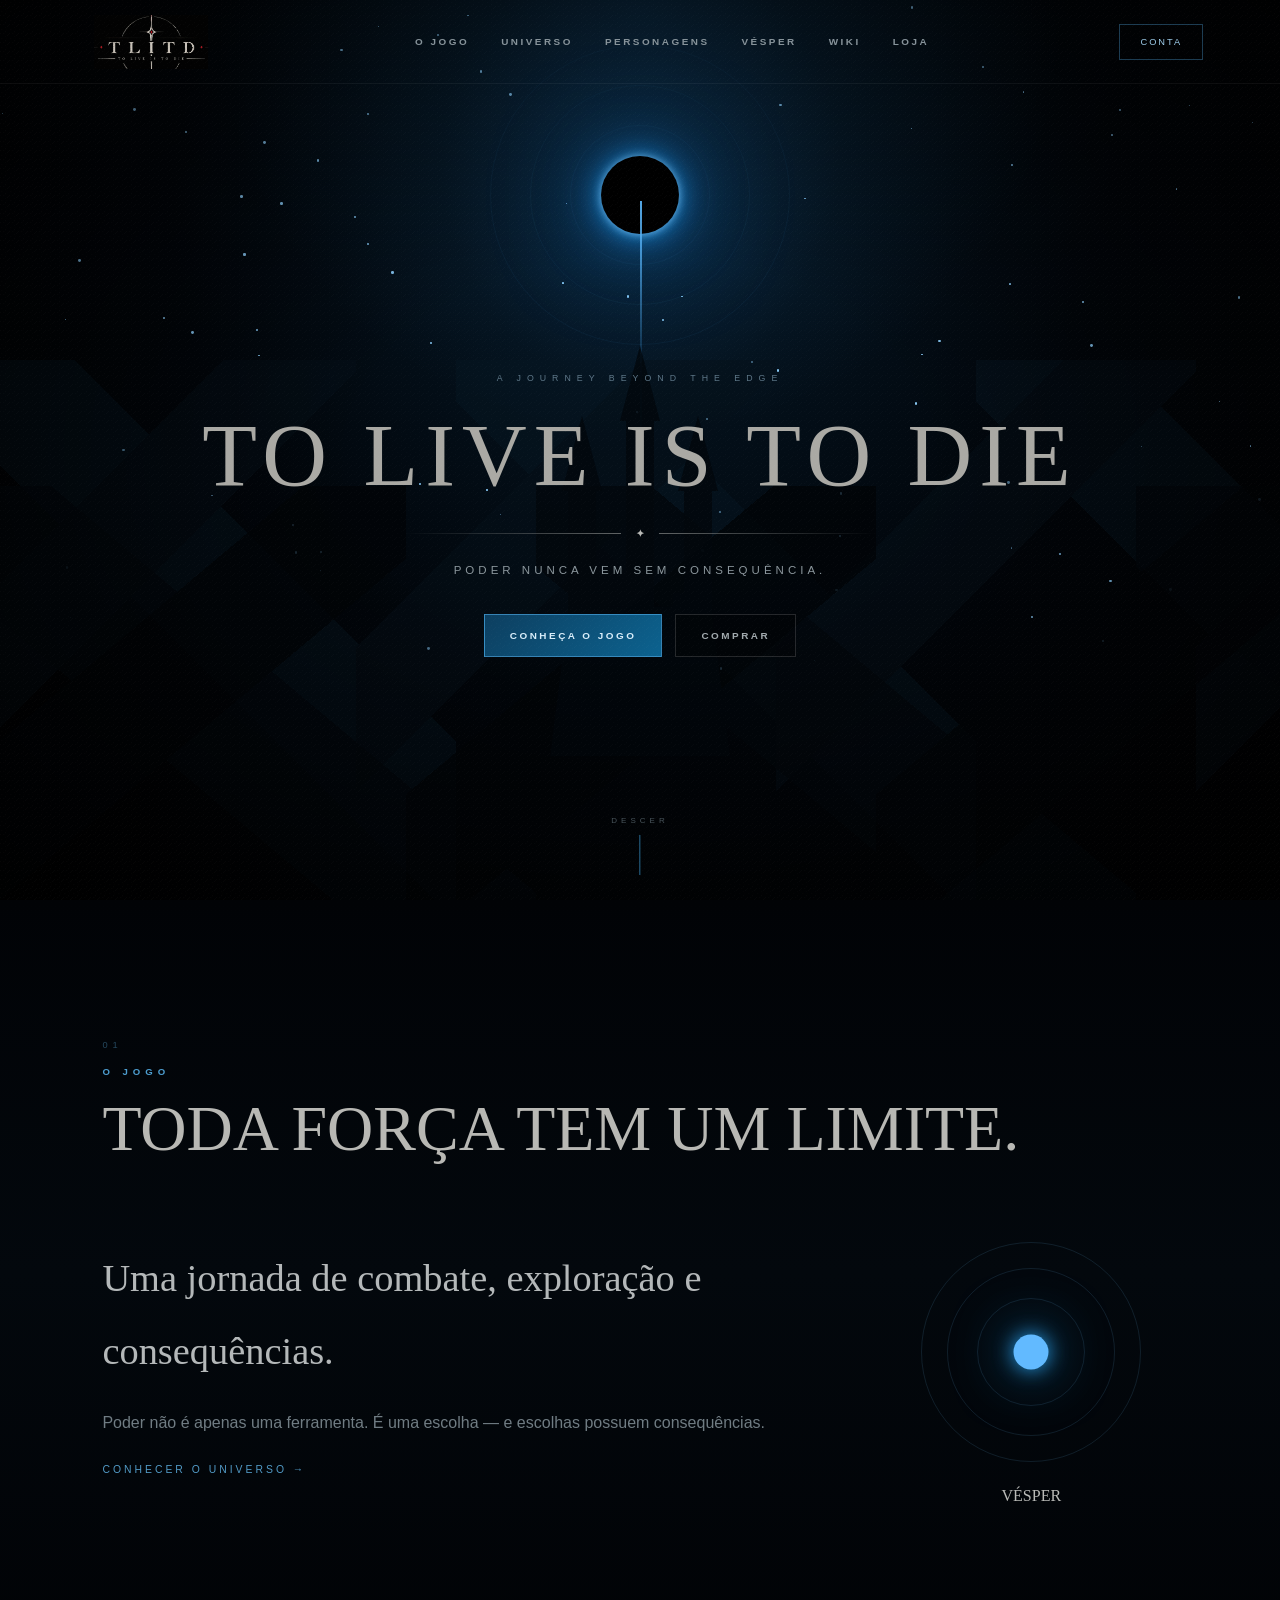
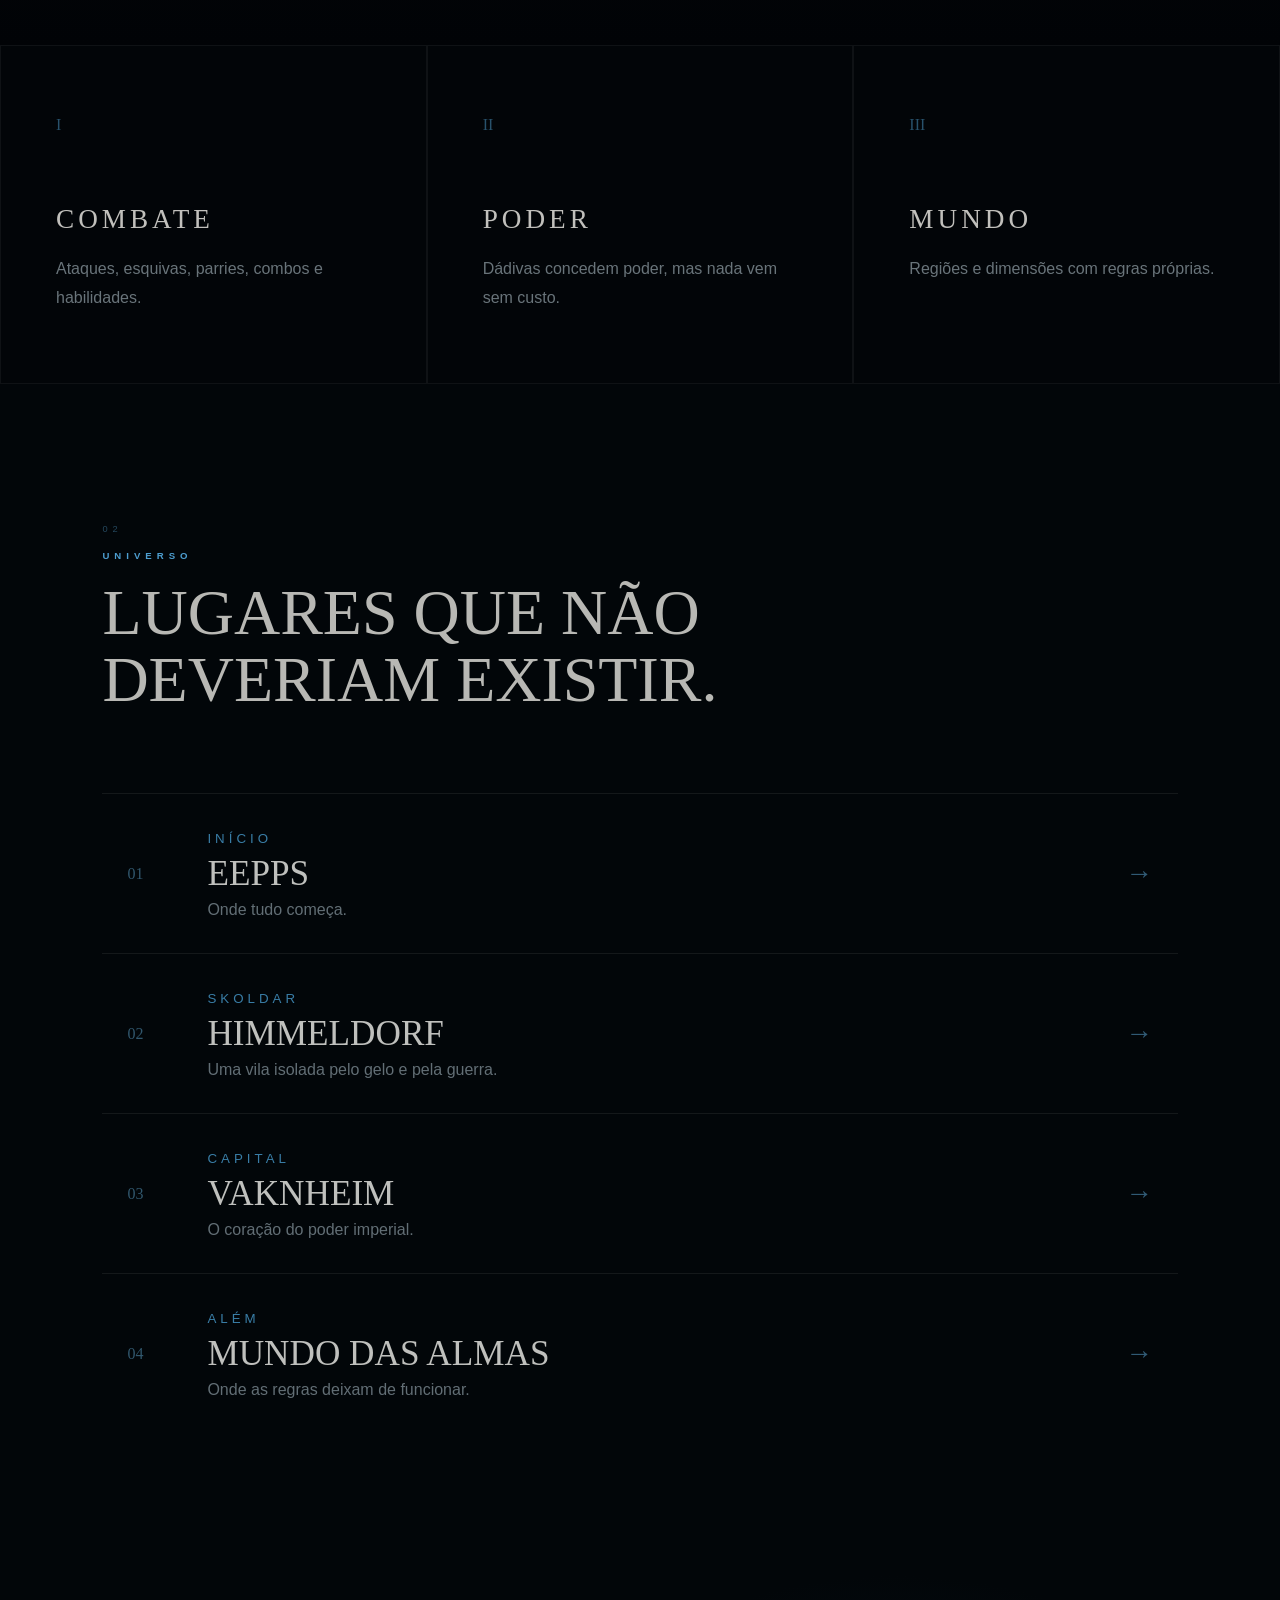
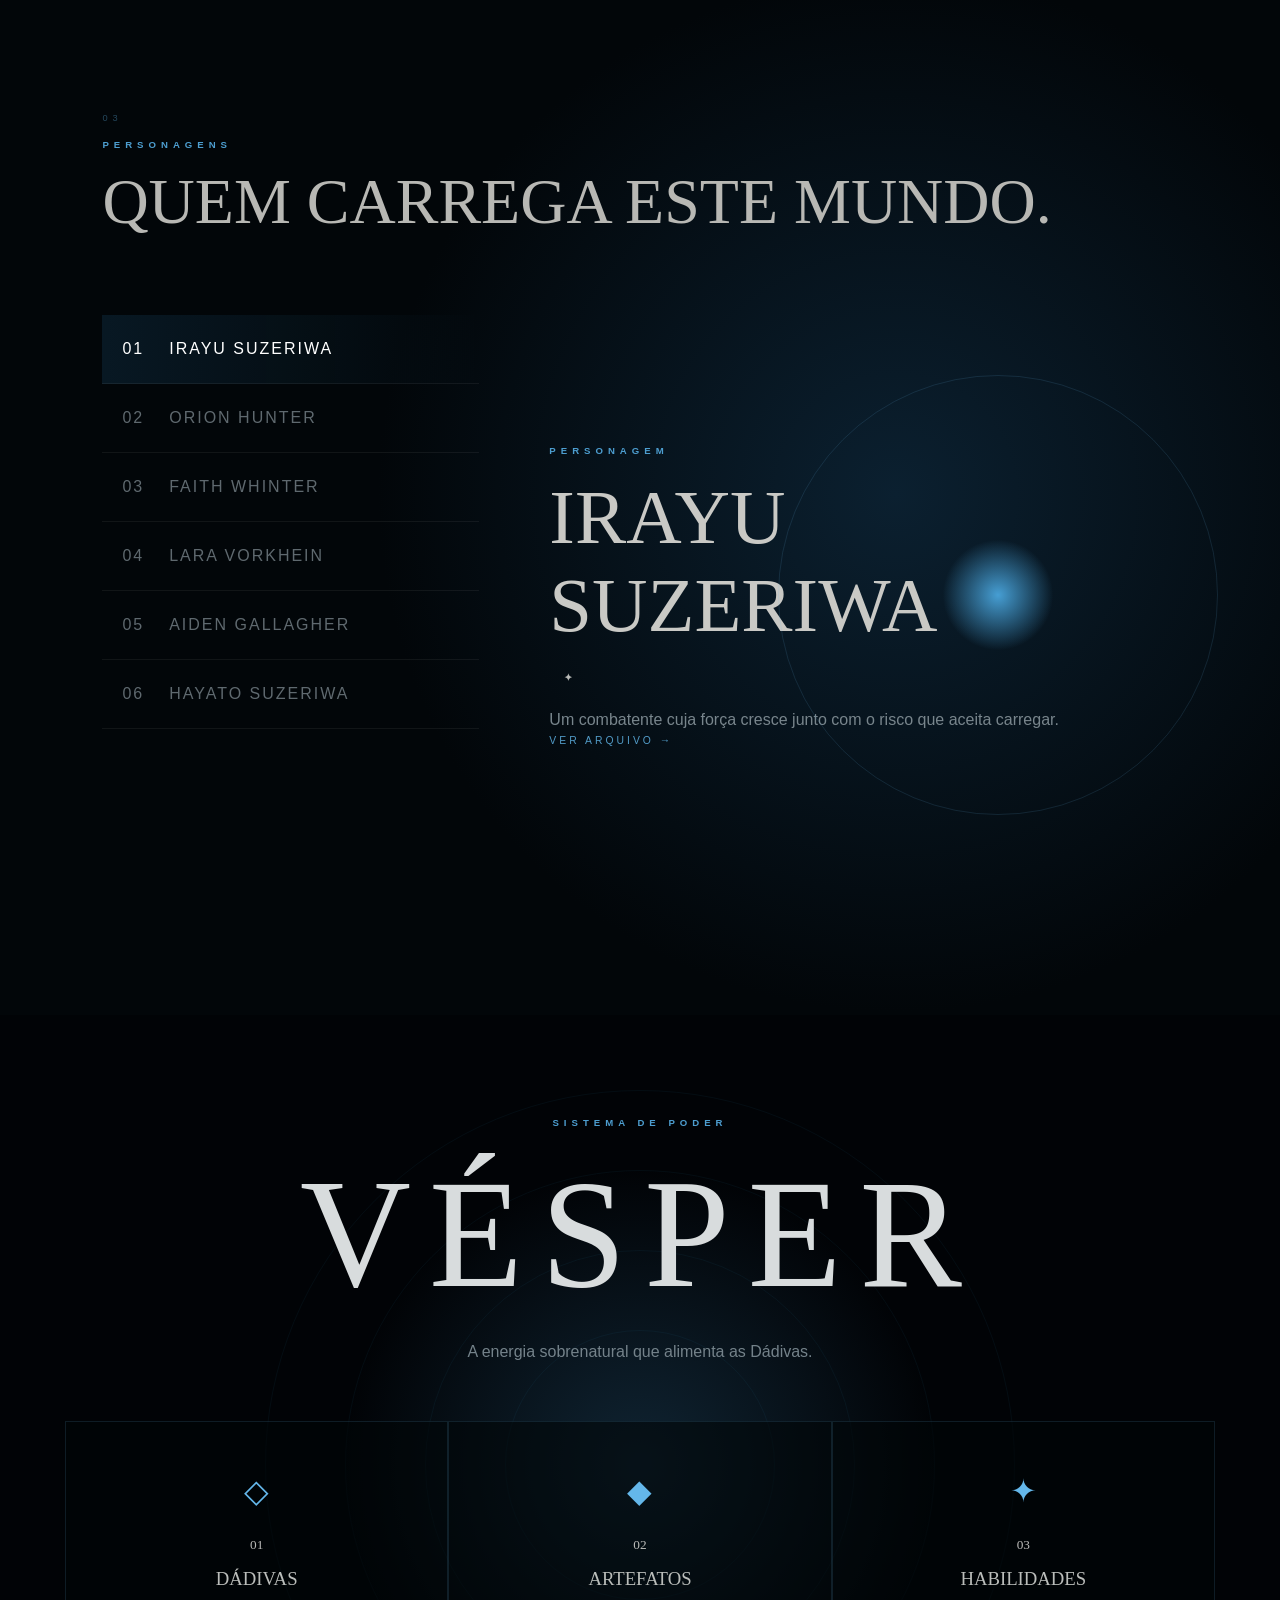
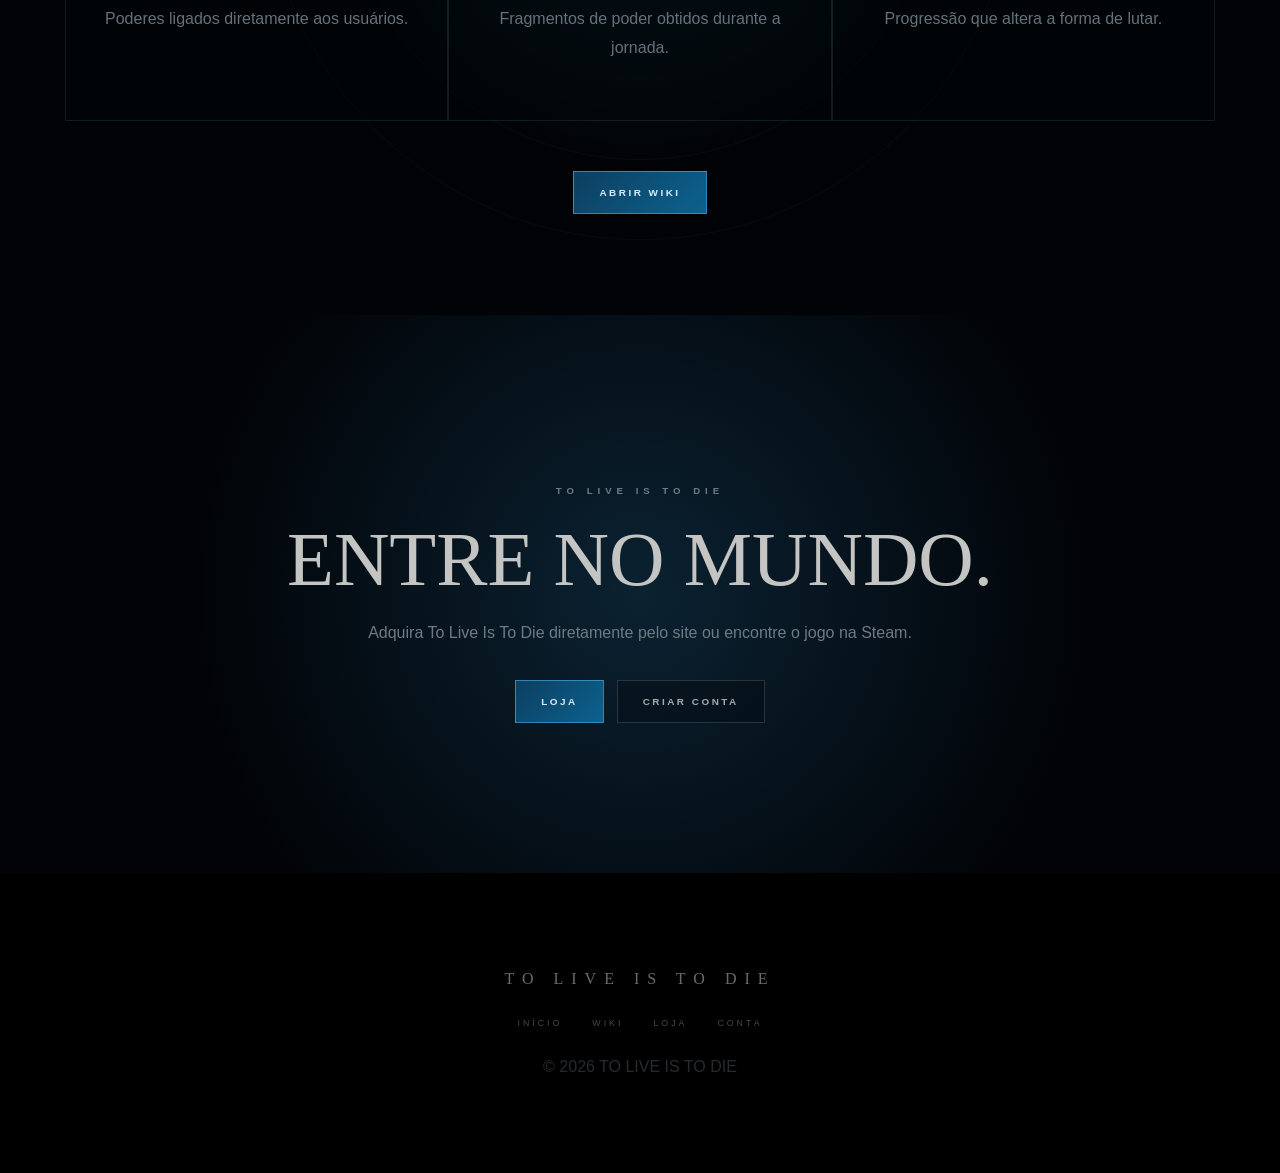
<file: index.html>
<!DOCTYPE html>
<html lang="pt-BR">

<head>
    <meta charset="UTF-8">

    <meta
        name="viewport"
        content="width=device-width, initial-scale=1.0"
    >

    <meta
        name="description"
        content="Site oficial de To Live Is To Die."
    >

    <title>To Live Is To Die</title>

    <link rel="stylesheet" href="css/style.css">
    <link rel="icon" type="image/png" href="assets/images/favicon.png">
    <link rel="icon" type="image/png" href="./assets/images/favicon.png?v=3">
    <link rel="shortcut icon" href="./assets/images/favicon.png?v=3">
</head>

<body>

<div class="noise"></div>


<header class="header" id="header">

    <a href="index.html" class="logo logo-image-link" aria-label="Voltar ao início">
        <img src="assets/images/tlitd-logo-header.webp" alt="To Live Is To Die">
    </a>

    <button
        class="mobile-menu-button"
        id="mobileMenuButton"
    >
        ☰
    </button>

    <nav
        class="navigation"
        id="navigation"
    >

        <a href="#game">O JOGO</a>

        <a href="#world">
            UNIVERSO
        </a>

        <a href="#characters">
            PERSONAGENS
        </a>

        <a href="#vesper">
            VÉSPER
        </a>

        <a href="wiki.html">
            WIKI
        </a>

        <a href="loja.html">
            LOJA
        </a>

    </nav>

    <a
        href="conta.html"
        class="header-button"
    >
        CONTA
    </a>

</header>


<main>

    <!-- HERO -->

    <section class="hero">

        <div
            class="stars"
            id="stars"
        ></div>

        <div class="hero-glow"></div>


        <div class="eclipse-wrapper">

            <div
                class="eclipse-ring ring-3"
            ></div>

            <div
                class="eclipse-ring ring-2"
            ></div>

            <div
                class="eclipse-ring ring-1"
            ></div>

            <div class="eclipse"></div>

            <div
                class="eclipse-beam"
            ></div>

        </div>


        <div
            class="mountains mountains-back"
        ></div>

        <div
            class="mountains mountains-front"
        ></div>


        <div class="castle">

            <div
                class="tower tower-left"
            ></div>

            <div
                class="tower tower-center"
            ></div>

            <div
                class="tower tower-right"
            ></div>

            <div
                class="castle-body"
            ></div>

        </div>


        <div class="hero-vignette"></div>


        <div class="hero-content">

            <p class="hero-small">
                A JOURNEY BEYOND THE EDGE
            </p>

            <h1>
                TO LIVE IS TO DIE
            </h1>

            <div class="ornament">

                <span></span>

                <b>✦</b>

                <span></span>

            </div>

            <p class="hero-description">
                Poder nunca vem sem consequência.
            </p>


            <div class="hero-buttons">

                <a
                    href="#game"
                    class="button primary"
                >
                    CONHEÇA O JOGO
                </a>

                <a
                    href="loja.html"
                    class="button secondary"
                >
                    COMPRAR
                </a>

            </div>

        </div>


        <a
            href="#game"
            class="scroll-indicator"
        >
            <span>DESCER</span>
            <i></i>
        </a>

    </section>


    <!-- GAME -->

    <section
        class="section intro-section"
        id="game"
    >

        <div class="section-title">

            <p class="section-index">
                01
            </p>

            <p class="eyebrow">
                O JOGO
            </p>

            <h2>
                TODA FORÇA TEM UM LIMITE.
            </h2>

        </div>


        <div class="intro-layout">

            <div class="intro-main">

                <p class="large-text">
                    Uma jornada de combate,
                    exploração e consequências.
                </p>

                <p>
                    Poder não é apenas uma ferramenta.
                    É uma escolha — e escolhas possuem
                    consequências.
                </p>

                <a
                    href="wiki.html"
                    class="text-link"
                >
                    CONHECER O UNIVERSO →
                </a>

            </div>


            <div class="intro-symbol">

                <div class="vesper-orb">

                    <div
                        class="orb-core"
                    ></div>

                </div>

                <span>
                    VÉSPER
                </span>

            </div>

        </div>

    </section>


    <!-- PILARES -->

    <section class="pillars">

        <article class="pillar">

            <span class="pillar-number">
                I
            </span>

            <h3>
                COMBATE
            </h3>

            <p>
                Ataques, esquivas,
                parries, combos e
                habilidades.
            </p>

        </article>


        <article class="pillar">

            <span class="pillar-number">
                II
            </span>

            <h3>
                PODER
            </h3>

            <p>
                Dádivas concedem poder,
                mas nada vem sem custo.
            </p>

        </article>


        <article class="pillar">

            <span class="pillar-number">
                III
            </span>

            <h3>
                MUNDO
            </h3>

            <p>
                Regiões e dimensões
                com regras próprias.
            </p>

        </article>

    </section>


    <!-- WORLD -->

    <section
        class="section world-section"
        id="world"
    >

        <div class="section-title">

            <p class="section-index">
                02
            </p>

            <p class="eyebrow">
                UNIVERSO
            </p>

            <h2>
                LUGARES QUE NÃO DEVERIAM EXISTIR.
            </h2>

        </div>


        <div class="world-list">

            <article class="world-item">

                <div class="world-number">
                    01
                </div>

                <div>

                    <small>
                        INÍCIO
                    </small>

                    <h3>
                        EEPPS
                    </h3>

                    <p>
                        Onde tudo começa.
                    </p>

                </div>

                <span class="world-arrow">
                    →
                </span>

            </article>


            <article class="world-item">

                <div class="world-number">
                    02
                </div>

                <div>

                    <small>
                        SKOLDAR
                    </small>

                    <h3>
                        HIMMELDORF
                    </h3>

                    <p>
                        Uma vila isolada
                        pelo gelo e pela guerra.
                    </p>

                </div>

                <span class="world-arrow">
                    →
                </span>

            </article>


            <article class="world-item">

                <div class="world-number">
                    03
                </div>

                <div>

                    <small>
                        CAPITAL
                    </small>

                    <h3>
                        VAKNHEIM
                    </h3>

                    <p>
                        O coração do
                        poder imperial.
                    </p>

                </div>

                <span class="world-arrow">
                    →
                </span>

            </article>


            <article class="world-item">

                <div class="world-number">
                    04
                </div>

                <div>

                    <small>
                        ALÉM
                    </small>

                    <h3>
                        MUNDO DAS ALMAS
                    </h3>

                    <p>
                        Onde as regras
                        deixam de funcionar.
                    </p>

                </div>

                <span class="world-arrow">
                    →
                </span>

            </article>

        </div>

    </section>


    <!-- CHARACTERS -->

    <section
        class="section character-section"
        id="characters"
    >

        <div class="section-title">

            <p class="section-index">
                03
            </p>

            <p class="eyebrow">
                PERSONAGENS
            </p>

            <h2>
                QUEM CARREGA ESTE MUNDO.
            </h2>

        </div>


        <div class="character-layout">

            <div class="character-list">

                <button
                    class="character-option active"
                    data-character="0"
                >
                    <span>01</span>
                    IRAYU SUZERIWA
                </button>

                <button
                    class="character-option"
                    data-character="1"
                >
                    <span>02</span>
                    ORION HUNTER
                </button>

                <button
                    class="character-option"
                    data-character="2"
                >
                    <span>03</span>
                    FAITH WHINTER
                </button>

                <button
                    class="character-option"
                    data-character="3"
                >
                    <span>04</span>
                    LARA VORKHEIN
                </button>

                <button
                    class="character-option"
                    data-character="4"
                >
                    <span>05</span>
                    AIDEN GALLAGHER
                </button>

                <button
                    class="character-option"
                    data-character="5"
                >
                    <span>06</span>
                    HAYATO SUZERIWA
                </button>

            </div>


            <div class="character-display">

                <div class="character-energy">

                    <div
                        class="energy-core"
                    ></div>

                </div>


                <p class="eyebrow">
                    PERSONAGEM
                </p>

                <h3 id="characterName">
                    IRAYU SUZERIWA
                </h3>

                <div class="ornament left">

                    <span></span>

                    <b>✦</b>

                    <span></span>

                </div>

                <p
                    class="character-description"
                    id="characterDescription"
                >
                    Um combatente cuja força
                    cresce junto com o risco
                    que aceita carregar.
                </p>

                <a
                    href="personagem.html?id=irayu"
                    class="text-link"
                    id="characterWikiLink"
                >
                    VER ARQUIVO →
                </a>

            </div>

        </div>

    </section>


    <!-- VESPER -->

    <section
        class="vesper-section"
        id="vesper"
    >

        <div
            class="vesper-radiance"
        ></div>


        <div class="vesper-lines">

            <span></span>
            <span></span>
            <span></span>
            <span></span>

        </div>


        <div class="vesper-content">

            <p class="eyebrow">
                SISTEMA DE PODER
            </p>

            <h2>
                VÉSPER
            </h2>

            <p class="vesper-description">
                A energia sobrenatural que
                alimenta as Dádivas.
            </p>


            <div class="system-grid">

                <article class="system-card">

                    <div class="system-symbol">
                        ◇
                    </div>

                    <small>
                        01
                    </small>

                    <h3>
                        DÁDIVAS
                    </h3>

                    <p>
                        Poderes ligados
                        diretamente aos usuários.
                    </p>

                </article>


                <article class="system-card">

                    <div class="system-symbol">
                        ◆
                    </div>

                    <small>
                        02
                    </small>

                    <h3>
                        ARTEFATOS
                    </h3>

                    <p>
                        Fragmentos de poder
                        obtidos durante a jornada.
                    </p>

                </article>


                <article class="system-card">

                    <div class="system-symbol">
                        ✦
                    </div>

                    <small>
                        03
                    </small>

                    <h3>
                        HABILIDADES
                    </h3>

                    <p>
                        Progressão que altera
                        a forma de lutar.
                    </p>

                </article>

            </div>


            <a
                href="wiki.html"
                class="button primary"
            >
                ABRIR WIKI
            </a>

        </div>

    </section>


    <!-- STORE PROMO -->

    <section class="store-promo">

        <p class="eyebrow">
            TO LIVE IS TO DIE
        </p>

        <h2>
            ENTRE NO MUNDO.
        </h2>

        <p>
            Adquira To Live Is To Die
            diretamente pelo site ou
            encontre o jogo na Steam.
        </p>

        <div class="hero-buttons">

            <a
                href="loja.html"
                class="button primary"
            >
                LOJA
            </a>

            <a
                href="conta.html"
                class="button secondary"
            >
                CRIAR CONTA
            </a>

        </div>

    </section>

</main>


<footer>

    <div class="footer-title">
        TO LIVE IS TO DIE
    </div>

    <nav>

        <a href="index.html">
            INÍCIO
        </a>

        <a href="wiki.html">
            WIKI
        </a>

        <a href="loja.html">
            LOJA
        </a>

        <a href="conta.html">
            CONTA
        </a>

    </nav>

    <p>
        © 2026 TO LIVE IS TO DIE
    </p>

</footer>


<script src="js/main.js"></script>

</body>
</html>
</file>
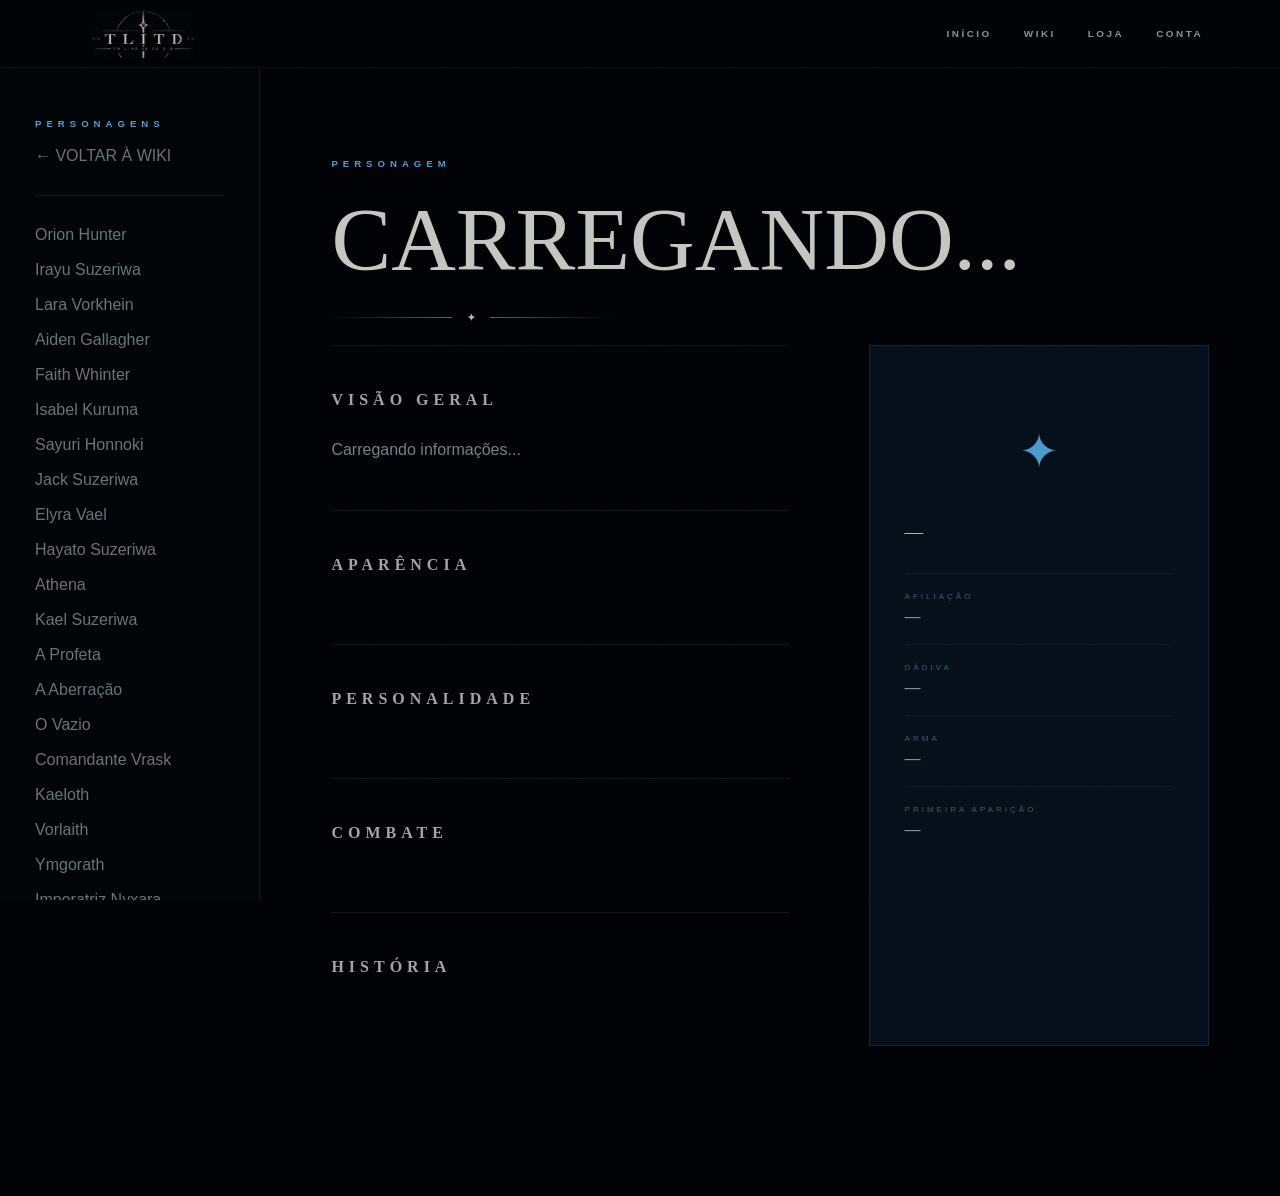
<file: personagem.html>
<!DOCTYPE html>
<html lang="pt-BR">
<head>
    <meta charset="UTF-8">
    <meta name="viewport" content="width=device-width, initial-scale=1.0">
    <title>Personagem | TLITD Wiki</title>
    <link rel="stylesheet" href="css/style.css">
    <link rel="icon" type="image/png" href="assets/images/favicon.png">
    <link rel="icon" type="image/png" href="./assets/images/favicon.png?v=3">
    <link rel="shortcut icon" href="./assets/images/favicon.png?v=3">
</head>
<body>
<div class="noise"></div>
<header class="header scrolled">
    <a href="index.html" class="logo logo-image-link" aria-label="Voltar ao início">
        <img src="assets/images/tlitd-logo-header.webp" alt="To Live Is To Die">
    </a>
    <nav class="navigation">
        <a href="index.html">INÍCIO</a><a href="wiki.html">WIKI</a><a href="loja.html">LOJA</a><a href="conta.html">CONTA</a>
    </nav>
</header>

<main class="character-wiki-page">
    <aside class="wiki-sidebar">
        <p class="eyebrow">PERSONAGENS</p>
        <a href="wiki.html">← VOLTAR À WIKI</a>
        <div class="wiki-sidebar-divider"></div>
        <a data-character-id="orion" href="personagem.html?id=orion">Orion Hunter</a>
        <a data-character-id="irayu" href="personagem.html?id=irayu">Irayu Suzeriwa</a>
        <a data-character-id="lara" href="personagem.html?id=lara">Lara Vorkhein</a>
        <a data-character-id="aiden" href="personagem.html?id=aiden">Aiden Gallagher</a>
        <a data-character-id="faith" href="personagem.html?id=faith">Faith Whinter</a>
        <a data-character-id="isabel" href="personagem.html?id=isabel">Isabel Kuruma</a>
        <a data-character-id="sayuri" href="personagem.html?id=sayuri">Sayuri Honnoki</a>
        <a data-character-id="jack" href="personagem.html?id=jack">Jack Suzeriwa</a>
        <a data-character-id="elyra" href="personagem.html?id=elyra">Elyra Vael</a>
        <a data-character-id="hayato" href="personagem.html?id=hayato">Hayato Suzeriwa</a>
        <a data-character-id="athena" href="personagem.html?id=athena">Athena</a>
        <a data-character-id="kael" href="personagem.html?id=kael">Kael Suzeriwa</a>
        <a data-character-id="profeta" href="personagem.html?id=profeta">A Profeta</a>
        <a data-character-id="aberracao" href="personagem.html?id=aberracao">A Aberração</a>
        <a data-character-id="vazio" href="personagem.html?id=vazio">O Vazio</a>
        <a data-character-id="vrask" href="personagem.html?id=vrask">Comandante Vrask</a>
        <a data-character-id="kaeloth" href="personagem.html?id=kaeloth">Kaeloth</a>
        <a data-character-id="vorlaith" href="personagem.html?id=vorlaith">Vorlaith</a>
        <a data-character-id="ymgorath" href="personagem.html?id=ymgorath">Ymgorath</a>
        <a data-character-id="nyxara" href="personagem.html?id=nyxara">Imperatriz Nyxara</a>
        <a data-character-id="morte" href="personagem.html?id=morte">Morte</a>
        <a data-character-id="fragmentado" href="personagem.html?id=fragmentado">O Fragmentado</a>
    </aside>

    <article class="character-wiki-content">
        <header class="character-wiki-header">
            <p class="eyebrow" id="characterCategory">PERSONAGEM</p>
            <h1 id="wikiCharacterName">CARREGANDO...</h1>
            <div class="ornament left"><span></span><b>✦</b><span></span></div>
        </header>

        <div class="character-wiki-layout">
            <section class="wiki-article">
                <section class="wiki-section-block"><h2>VISÃO GERAL</h2><p id="characterBiography">Carregando informações...</p></section>
                <section class="wiki-section-block"><h2>APARÊNCIA</h2><p id="characterAppearanceText"></p></section>
                <section class="wiki-section-block"><h2>PERSONALIDADE</h2><p id="characterPersonality"></p></section>
                <section class="wiki-section-block"><h2>COMBATE</h2><p id="characterCombat"></p></section>
                <section class="wiki-section-block"><h2>HISTÓRIA</h2><p id="characterHistory"></p></section>
            </section>

            <aside class="character-infobox">
                <div class="infobox-symbol">✦</div>
                <h3 id="infoName">—</h3>
                <div class="info-row"><span>AFILIAÇÃO</span><strong id="infoAffiliation">—</strong></div>
                <div class="info-row"><span>DÁDIVA</span><strong id="infoGift">—</strong></div>
                <div class="info-row"><span>ARMA</span><strong id="infoWeapon">—</strong></div>
                <div class="info-row"><span>PRIMEIRA APARIÇÃO</span><strong id="infoFirstAppearance">—</strong></div>
            </aside>
        </div>
    </article>
</main>
<script src="js/wiki-data.js"></script>
<script src="js/wiki.js"></script>
</body>
</html>
</file>
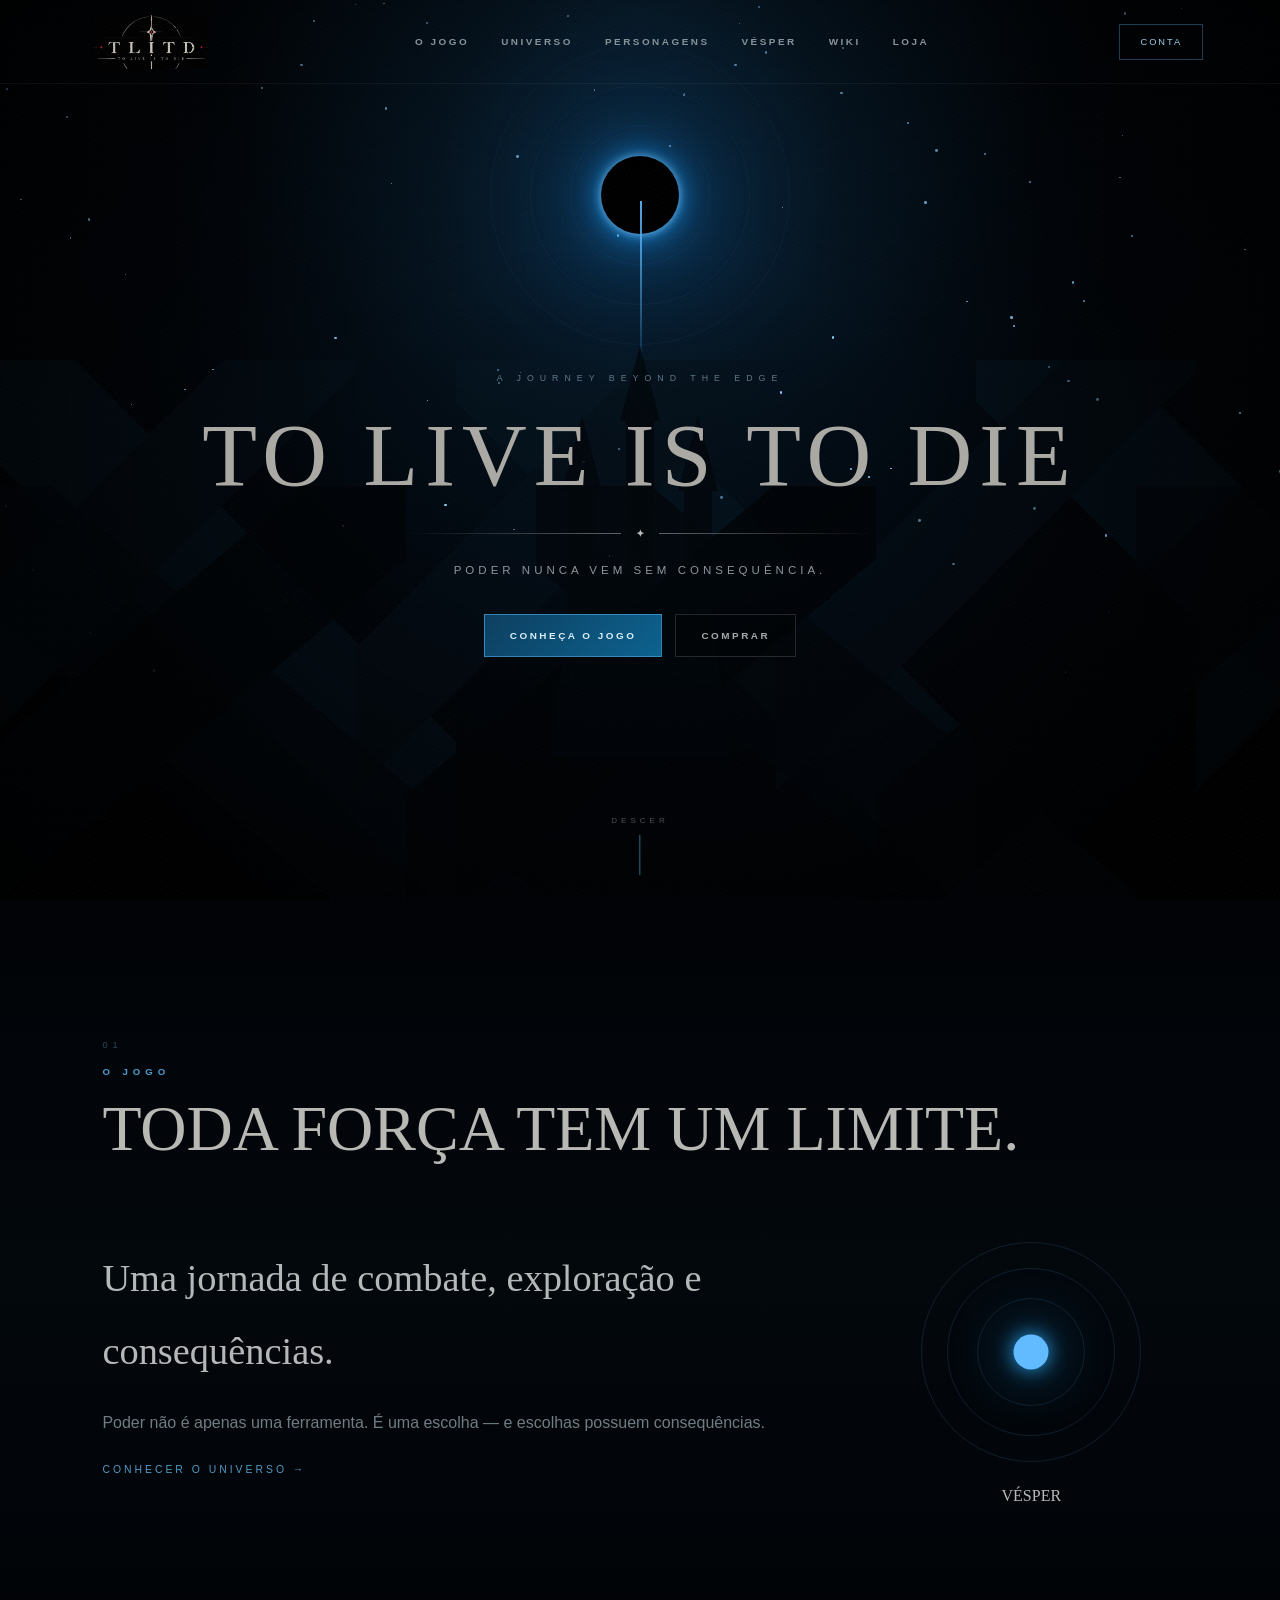
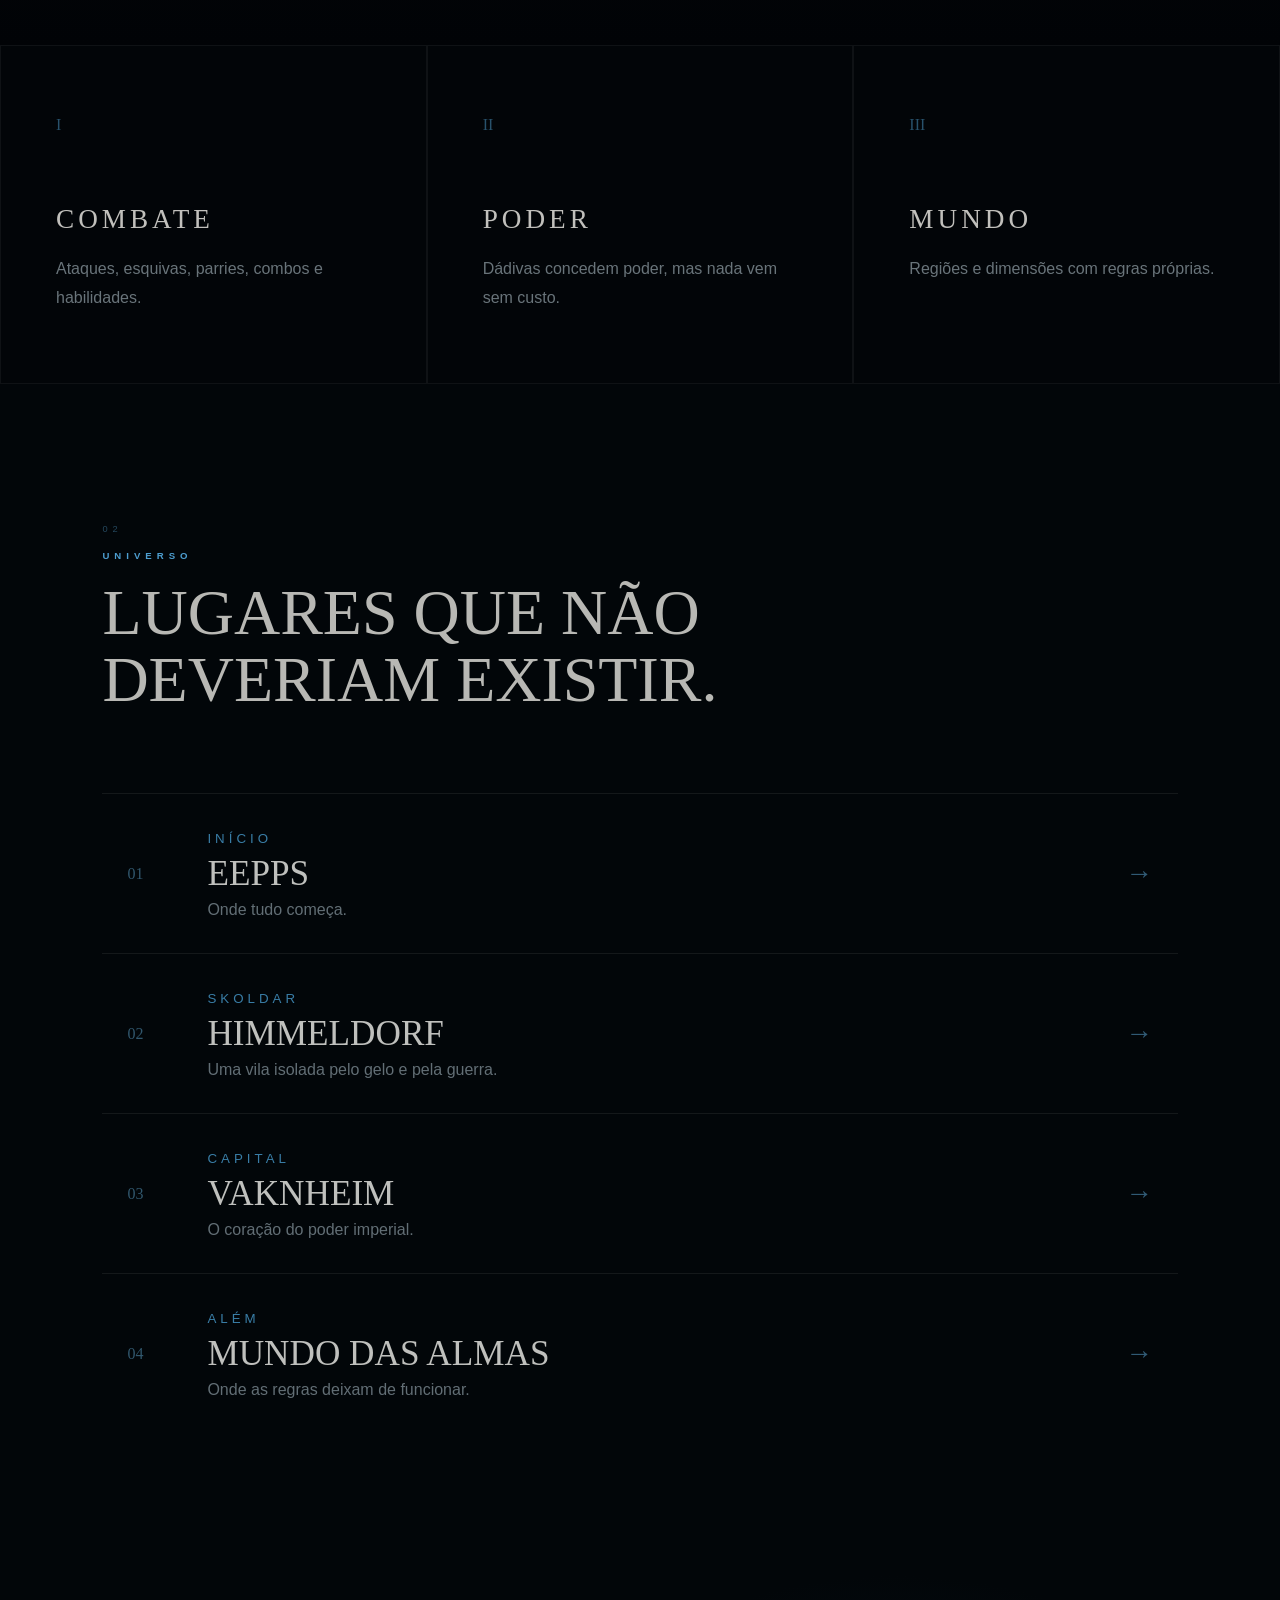
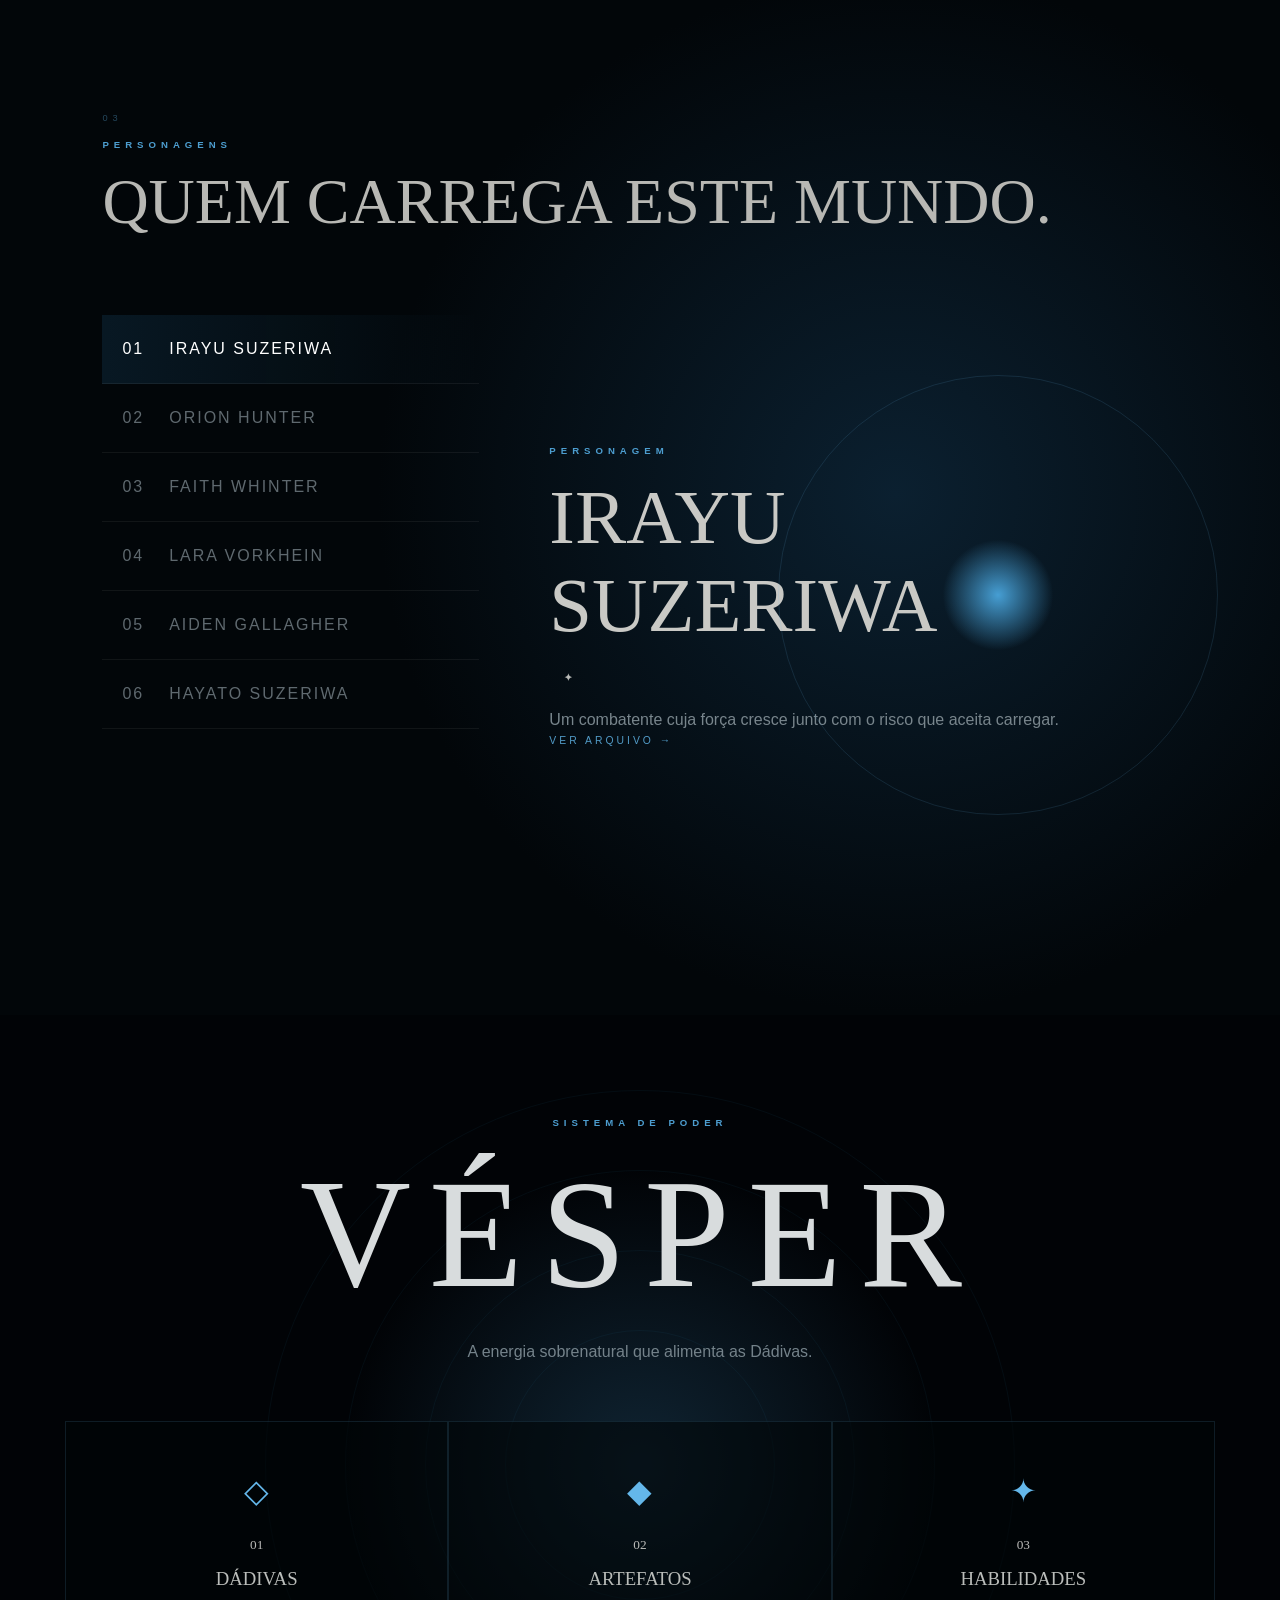
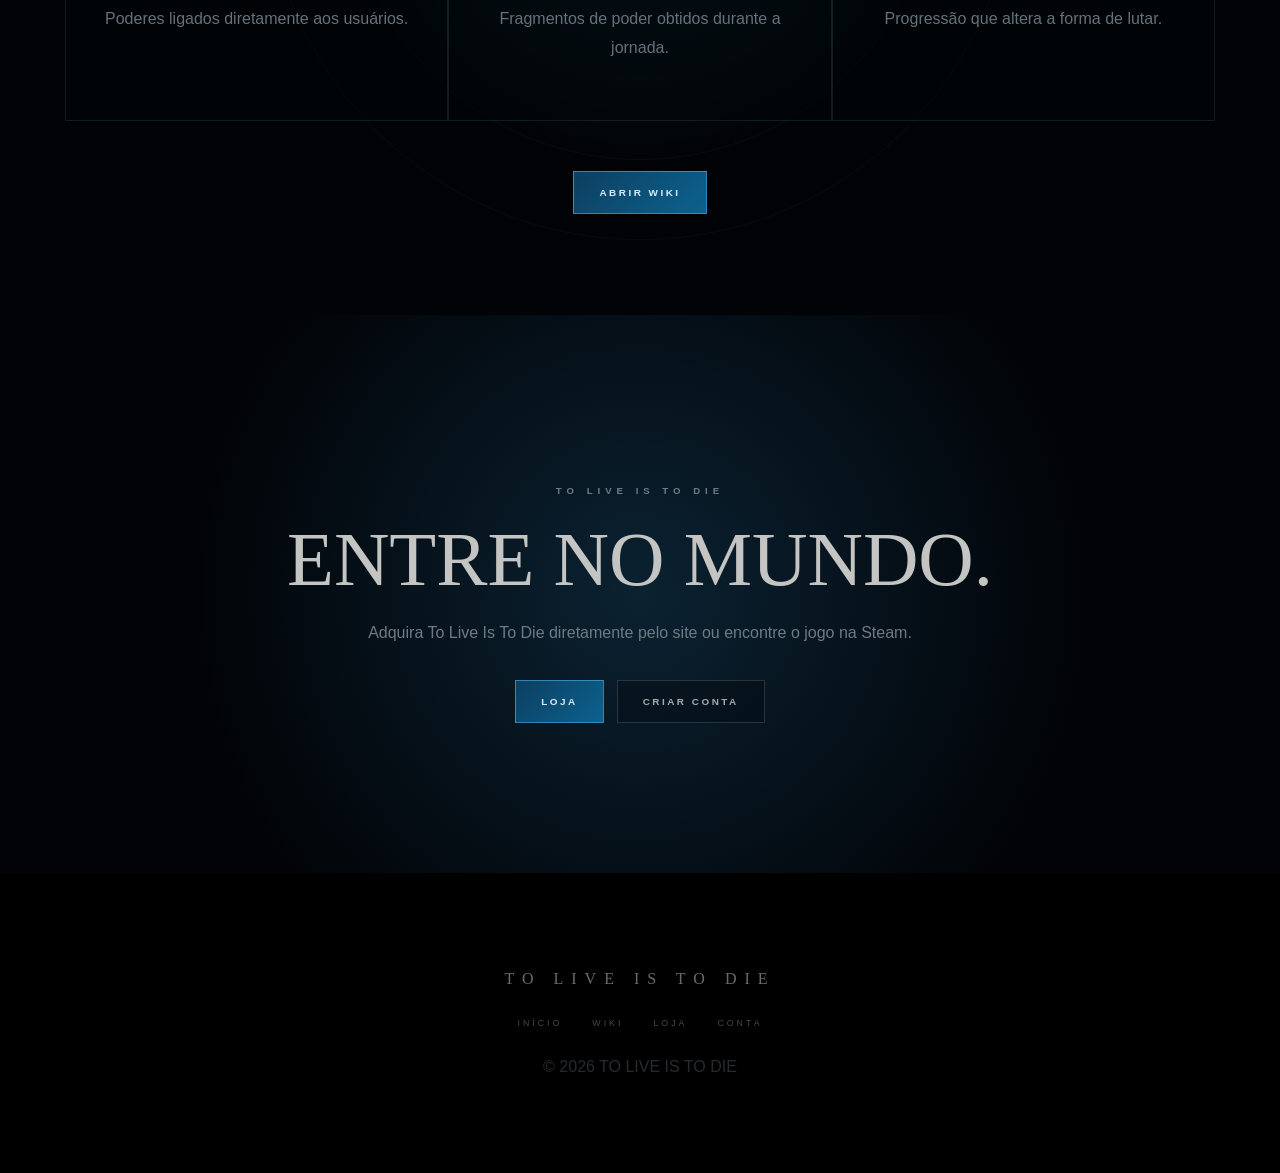
<file: wiki.html>
<!DOCTYPE html>
<html lang="pt-BR">

<head>
    <meta charset="UTF-8">

    <meta
        name="viewport"
        content="width=device-width, initial-scale=1.0"
    >

    <meta
        name="description"
        content="Site oficial de To Live Is To Die."
    >

    <title>To Live Is To Die</title>

    <link rel="stylesheet" href="css/style.css">
    <link rel="icon" type="image/png" href="assets/images/favicon.png">
    <link rel="icon" type="image/png" href="./assets/images/favicon.png?v=3">
    <link rel="shortcut icon" href="./assets/images/favicon.png?v=3">
</head>

<body>

<div class="noise"></div>


<header class="header" id="header">

    <a href="index.html" class="logo logo-image-link" aria-label="Voltar ao início">
        <img src="assets/images/tlitd-logo-header.webp" alt="To Live Is To Die">
    </a>

    <button
        class="mobile-menu-button"
        id="mobileMenuButton"
    >
        ☰
    </button>

    <nav
        class="navigation"
        id="navigation"
    >

        <a href="#game">O JOGO</a>

        <a href="#world">
            UNIVERSO
        </a>

        <a href="#characters">
            PERSONAGENS
        </a>

        <a href="#vesper">
            VÉSPER
        </a>

        <a href="wiki.html">
            WIKI
        </a>

        <a href="loja.html">
            LOJA
        </a>

    </nav>

    <a
        href="conta.html"
        class="header-button"
    >
        CONTA
    </a>

</header>


<main>

    <!-- HERO -->

    <section class="hero">

        <div
            class="stars"
            id="stars"
        ></div>

        <div class="hero-glow"></div>


        <div class="eclipse-wrapper">

            <div
                class="eclipse-ring ring-3"
            ></div>

            <div
                class="eclipse-ring ring-2"
            ></div>

            <div
                class="eclipse-ring ring-1"
            ></div>

            <div class="eclipse"></div>

            <div
                class="eclipse-beam"
            ></div>

        </div>


        <div
            class="mountains mountains-back"
        ></div>

        <div
            class="mountains mountains-front"
        ></div>


        <div class="castle">

            <div
                class="tower tower-left"
            ></div>

            <div
                class="tower tower-center"
            ></div>

            <div
                class="tower tower-right"
            ></div>

            <div
                class="castle-body"
            ></div>

        </div>


        <div class="hero-vignette"></div>


        <div class="hero-content">

            <p class="hero-small">
                A JOURNEY BEYOND THE EDGE
            </p>

            <h1>
                TO LIVE IS TO DIE
            </h1>

            <div class="ornament">

                <span></span>

                <b>✦</b>

                <span></span>

            </div>

            <p class="hero-description">
                Poder nunca vem sem consequência.
            </p>


            <div class="hero-buttons">

                <a
                    href="#game"
                    class="button primary"
                >
                    CONHEÇA O JOGO
                </a>

                <a
                    href="loja.html"
                    class="button secondary"
                >
                    COMPRAR
                </a>

            </div>

        </div>


        <a
            href="#game"
            class="scroll-indicator"
        >
            <span>DESCER</span>
            <i></i>
        </a>

    </section>


    <!-- GAME -->

    <section
        class="section intro-section"
        id="game"
    >

        <div class="section-title">

            <p class="section-index">
                01
            </p>

            <p class="eyebrow">
                O JOGO
            </p>

            <h2>
                TODA FORÇA TEM UM LIMITE.
            </h2>

        </div>


        <div class="intro-layout">

            <div class="intro-main">

                <p class="large-text">
                    Uma jornada de combate,
                    exploração e consequências.
                </p>

                <p>
                    Poder não é apenas uma ferramenta.
                    É uma escolha — e escolhas possuem
                    consequências.
                </p>

                <a
                    href="wiki.html"
                    class="text-link"
                >
                    CONHECER O UNIVERSO →
                </a>

            </div>


            <div class="intro-symbol">

                <div class="vesper-orb">

                    <div
                        class="orb-core"
                    ></div>

                </div>

                <span>
                    VÉSPER
                </span>

            </div>

        </div>

    </section>


    <!-- PILARES -->

    <section class="pillars">

        <article class="pillar">

            <span class="pillar-number">
                I
            </span>

            <h3>
                COMBATE
            </h3>

            <p>
                Ataques, esquivas,
                parries, combos e
                habilidades.
            </p>

        </article>


        <article class="pillar">

            <span class="pillar-number">
                II
            </span>

            <h3>
                PODER
            </h3>

            <p>
                Dádivas concedem poder,
                mas nada vem sem custo.
            </p>

        </article>


        <article class="pillar">

            <span class="pillar-number">
                III
            </span>

            <h3>
                MUNDO
            </h3>

            <p>
                Regiões e dimensões
                com regras próprias.
            </p>

        </article>

    </section>


    <!-- WORLD -->

    <section
        class="section world-section"
        id="world"
    >

        <div class="section-title">

            <p class="section-index">
                02
            </p>

            <p class="eyebrow">
                UNIVERSO
            </p>

            <h2>
                LUGARES QUE NÃO DEVERIAM EXISTIR.
            </h2>

        </div>


        <div class="world-list">

            <article class="world-item">

                <div class="world-number">
                    01
                </div>

                <div>

                    <small>
                        INÍCIO
                    </small>

                    <h3>
                        EEPPS
                    </h3>

                    <p>
                        Onde tudo começa.
                    </p>

                </div>

                <span class="world-arrow">
                    →
                </span>

            </article>


            <article class="world-item">

                <div class="world-number">
                    02
                </div>

                <div>

                    <small>
                        SKOLDAR
                    </small>

                    <h3>
                        HIMMELDORF
                    </h3>

                    <p>
                        Uma vila isolada
                        pelo gelo e pela guerra.
                    </p>

                </div>

                <span class="world-arrow">
                    →
                </span>

            </article>


            <article class="world-item">

                <div class="world-number">
                    03
                </div>

                <div>

                    <small>
                        CAPITAL
                    </small>

                    <h3>
                        VAKNHEIM
                    </h3>

                    <p>
                        O coração do
                        poder imperial.
                    </p>

                </div>

                <span class="world-arrow">
                    →
                </span>

            </article>


            <article class="world-item">

                <div class="world-number">
                    04
                </div>

                <div>

                    <small>
                        ALÉM
                    </small>

                    <h3>
                        MUNDO DAS ALMAS
                    </h3>

                    <p>
                        Onde as regras
                        deixam de funcionar.
                    </p>

                </div>

                <span class="world-arrow">
                    →
                </span>

            </article>

        </div>

    </section>


    <!-- CHARACTERS -->

    <section
        class="section character-section"
        id="characters"
    >

        <div class="section-title">

            <p class="section-index">
                03
            </p>

            <p class="eyebrow">
                PERSONAGENS
            </p>

            <h2>
                QUEM CARREGA ESTE MUNDO.
            </h2>

        </div>


        <div class="character-layout">

            <div class="character-list">

                <button
                    class="character-option active"
                    data-character="0"
                >
                    <span>01</span>
                    IRAYU SUZERIWA
                </button>

                <button
                    class="character-option"
                    data-character="1"
                >
                    <span>02</span>
                    ORION HUNTER
                </button>

                <button
                    class="character-option"
                    data-character="2"
                >
                    <span>03</span>
                    FAITH WHINTER
                </button>

                <button
                    class="character-option"
                    data-character="3"
                >
                    <span>04</span>
                    LARA VORKHEIN
                </button>

                <button
                    class="character-option"
                    data-character="4"
                >
                    <span>05</span>
                    AIDEN GALLAGHER
                </button>

                <button
                    class="character-option"
                    data-character="5"
                >
                    <span>06</span>
                    HAYATO SUZERIWA
                </button>

            </div>


            <div class="character-display">

                <div class="character-energy">

                    <div
                        class="energy-core"
                    ></div>

                </div>


                <p class="eyebrow">
                    PERSONAGEM
                </p>

                <h3 id="characterName">
                    IRAYU SUZERIWA
                </h3>

                <div class="ornament left">

                    <span></span>

                    <b>✦</b>

                    <span></span>

                </div>

                <p
                    class="character-description"
                    id="characterDescription"
                >
                    Um combatente cuja força
                    cresce junto com o risco
                    que aceita carregar.
                </p>

                <a
                    href="personagem.html?id=irayu"
                    class="text-link"
                    id="characterWikiLink"
                >
                    VER ARQUIVO →
                </a>

            </div>

        </div>

    </section>


    <!-- VESPER -->

    <section
        class="vesper-section"
        id="vesper"
    >

        <div
            class="vesper-radiance"
        ></div>


        <div class="vesper-lines">

            <span></span>
            <span></span>
            <span></span>
            <span></span>

        </div>


        <div class="vesper-content">

            <p class="eyebrow">
                SISTEMA DE PODER
            </p>

            <h2>
                VÉSPER
            </h2>

            <p class="vesper-description">
                A energia sobrenatural que
                alimenta as Dádivas.
            </p>


            <div class="system-grid">

                <article class="system-card">

                    <div class="system-symbol">
                        ◇
                    </div>

                    <small>
                        01
                    </small>

                    <h3>
                        DÁDIVAS
                    </h3>

                    <p>
                        Poderes ligados
                        diretamente aos usuários.
                    </p>

                </article>


                <article class="system-card">

                    <div class="system-symbol">
                        ◆
                    </div>

                    <small>
                        02
                    </small>

                    <h3>
                        ARTEFATOS
                    </h3>

                    <p>
                        Fragmentos de poder
                        obtidos durante a jornada.
                    </p>

                </article>


                <article class="system-card">

                    <div class="system-symbol">
                        ✦
                    </div>

                    <small>
                        03
                    </small>

                    <h3>
                        HABILIDADES
                    </h3>

                    <p>
                        Progressão que altera
                        a forma de lutar.
                    </p>

                </article>

            </div>


            <a
                href="wiki.html"
                class="button primary"
            >
                ABRIR WIKI
            </a>

        </div>

    </section>


    <!-- STORE PROMO -->

    <section class="store-promo">

        <p class="eyebrow">
            TO LIVE IS TO DIE
        </p>

        <h2>
            ENTRE NO MUNDO.
        </h2>

        <p>
            Adquira To Live Is To Die
            diretamente pelo site ou
            encontre o jogo na Steam.
        </p>

        <div class="hero-buttons">

            <a
                href="loja.html"
                class="button primary"
            >
                LOJA
            </a>

            <a
                href="conta.html"
                class="button secondary"
            >
                CRIAR CONTA
            </a>

        </div>

    </section>

</main>


<footer>

    <div class="footer-title">
        TO LIVE IS TO DIE
    </div>

    <nav>

        <a href="index.html">
            INÍCIO
        </a>

        <a href="wiki.html">
            WIKI
        </a>

        <a href="loja.html">
            LOJA
        </a>

        <a href="conta.html">
            CONTA
        </a>

    </nav>

    <p>
        © 2026 TO LIVE IS TO DIE
    </p>

</footer>


<script src="js/main.js"></script>
<script src="js/wiki-data.js"></script>
<script src="js/wiki.js"></script>

</body>
</html>
</file>
<file: css/style.css>
:root {

    --black: #010306;

    --black-soft:
        #03070b;

    --blue-dark:
        #061522;

    --blue:
        #123b5a;

    --blue-light:
        #3b9ee6;

    --text:
        #b9bab7;

    --text-bright:
        #e0e1de;

    --muted:
        #65727b;

    --border:
        rgba(
            103,
            174,
            223,
            0.14
        );

}


/* RESET */

* {

    margin: 0;

    padding: 0;

    box-sizing: border-box;

}


html {

    scroll-behavior: smooth;

}


body {

    background:
        var(--black);

    color:
        var(--text);

    font-family:
        Georgia,
        "Times New Roman",
        serif;

    overflow-x: hidden;

}


button,
input {

    font: inherit;

}


.hidden {

    display: none !important;

}


/* NOISE */

.noise {

    position: fixed;

    inset: 0;

    z-index: 9999;

    pointer-events: none;

    opacity: 0.025;

    background-image:

        repeating-radial-gradient(
            circle at 20% 30%,
            white 0,
            transparent 1px,
            transparent 4px
        );

    background-size:
        9px 9px;

}


/* SCROLL */

::-webkit-scrollbar {

    width: 7px;

}


::-webkit-scrollbar-track {

    background:
        #000;

}


::-webkit-scrollbar-thumb {

    background:
        #163b55;

}


/* HEADER */

.header {

    position: fixed;

    top: 0;

    left: 0;

    z-index: 1000;

    width: 100%;

    height: 84px;

    padding:
        0 6%;

    display: flex;

    justify-content:
        space-between;

    align-items:
        center;

    border-bottom:

        1px solid
        rgba(
            255,
            255,
            255,
            0.05
        );

    transition:
        0.4s;

}


.header.scrolled {

    height: 68px;

    background:
        rgba(
            1,
            4,
            7,
            0.94
        );

    backdrop-filter:
        blur(14px);

}


.logo {

    color:
        #c7c6c1;

    text-decoration:
        none;

    font-size:
        1rem;

    letter-spacing:
        8px;

}


.navigation {

    display: flex;

    align-items:
        center;

    gap: 32px;

}


.navigation a {

    color:
        #87939a;

    text-decoration:
        none;

    font-family:
        Arial,
        sans-serif;

    font-size:
        0.62rem;

    font-weight:
        600;

    letter-spacing:
        2.5px;

    transition:
        0.3s;

}


.navigation a:hover {

    color:
        white;

}


.header-button {

    padding:
        12px 20px;

    color:
        #9dcdeb;

    text-decoration:
        none;

    font-family:
        Arial,
        sans-serif;

    font-size:
        0.58rem;

    letter-spacing:
        2px;

    border:

        1px solid
        rgba(
            81,
            170,
            230,
            0.35
        );

}


.mobile-menu-button {

    display:
        none;

    color:
        white;

    background:
        transparent;

    border:
        none;

    font-size:
        1.5rem;

}


/* HERO */

.hero {

    position:
        relative;

    height:
        100vh;

    min-height:
        720px;

    display:
        flex;

    justify-content:
        center;

    align-items:
        center;

    overflow:
        hidden;

    background:

        radial-gradient(
            ellipse
            at center 18%,
            #0b2740 0%,
            #04111c 22%,
            #01050a 52%,
            #000 100%
        );

}


.hero-glow {

    position:
        absolute;

    width:
        900px;

    height:
        900px;

    top:
        -440px;

    left:
        50%;

    transform:
        translateX(-50%);

    border-radius:
        50%;

    background:

        radial-gradient(
            circle,
            rgba(
                41,
                153,
                235,
                0.13
            ),
            transparent 67%
        );

}


/* STARS */

.stars {

    position:
        absolute;

    inset:
        0;

}


.star {

    position:
        absolute;

    border-radius:
        50%;

    background:
        #87c7f3;

    animation:

        starPulse
        4s
        infinite
        ease-in-out;

}


@keyframes starPulse {

    0%,
    100% {

        opacity:
            0.12;

    }

    50% {

        opacity:
            0.7;

    }

}


/* ECLIPSE */

.eclipse-wrapper {

    position:
        absolute;

    top:
        5%;

    left:
        50%;

    width:
        300px;

    height:
        300px;

    transform:
        translateX(-50%);

}


.eclipse {

    position:
        absolute;

    width:
        78px;

    height:
        78px;

    left:
        50%;

    top:
        50%;

    transform:
        translate(
            -50%,
            -50%
        );

    border-radius:
        50%;

    background:
        #000;

    box-shadow:

        0 0 8px #77c7ff,

        0 0 25px #1b93e7,

        0 0 60px
        rgba(
            20,
            130,
            220,
            0.8
        ),

        0 0 120px
        rgba(
            20,
            130,
            220,
            0.45
        );

}


.eclipse-ring {

    position:
        absolute;

    left:
        50%;

    top:
        50%;

    transform:
        translate(
            -50%,
            -50%
        );

    border-radius:
        50%;

    border:

        1px solid
        rgba(
            77,
            166,
            229,
            0.06
        );

    animation:

        eclipsePulse
        8s
        infinite
        ease-in-out;

}


.ring-1 {

    width:
        140px;

    height:
        140px;

}


.ring-2 {

    width:
        220px;

    height:
        220px;

}


.ring-3 {

    width:
        300px;

    height:
        300px;

}


@keyframes eclipsePulse {

    0%,
    100% {

        opacity:
            0.3;

    }

    50% {

        opacity:
            1;

    }

}


.eclipse-beam {

    position:
        absolute;

    top:
        52%;

    left:
        50%;

    width:
        2px;

    height:
        320px;

    background:

        linear-gradient(
            #5dbaff,
            rgba(
                35,
                130,
                204,
                0.15
            ),
            transparent
        );

}


/* MOUNTAINS */

.mountains {

    position:
        absolute;

    left:
        -5%;

    bottom:
        0;

    width:
        110%;

    height:
        60%;

}


.mountains-back {

    opacity:
        0.45;

    background:

        linear-gradient(
            135deg,
            transparent 30%,
            #06111a 30%,
            #06111a 45%,
            transparent 45%
        ),

        linear-gradient(
            225deg,
            transparent 36%,
            #071723 36%,
            #071723 53%,
            transparent 53%
        );

    background-size:

        420px 100%,
        520px 100%;

}


.mountains-front {

    bottom:
        -14%;

    opacity:
        0.8;

    background:

        linear-gradient(
            140deg,
            transparent 33%,
            #010407 33%,
            #010407 50%,
            transparent 50%
        ),

        linear-gradient(
            220deg,
            transparent 39%,
            #02070c 39%,
            #02070c 56%,
            transparent 56%
        );

    background-size:

        470px 100%,
        600px 100%;

}


/* CASTLE */

.castle {

    position:
        absolute;

    left:
        50%;

    bottom:
        16%;

    width:
        250px;

    height:
        360px;

    transform:
        translateX(-50%);

    opacity:
        0.8;

}


.castle-body {

    position:
        absolute;

    bottom:
        0;

    left:
        50%;

    transform:
        translateX(-50%);

    width:
        180px;

    height:
        180px;

    background:
        #02070c;

    clip-path:

        polygon(
            10% 20%,
            23% 20%,
            23% 9%,
            32% 9%,
            32% 17%,
            43% 17%,
            50% 0,
            57% 17%,
            68% 17%,
            68% 9%,
            77% 9%,
            77% 20%,
            90% 20%,
            100% 100%,
            0 100%
        );

}


.tower {

    position:
        absolute;

    bottom:
        110px;

    width:
        28px;

    background:
        #02070c;

}


.tower::before {

    content:
        "";

    position:
        absolute;

    top:
        -70px;

    left:
        50%;

    transform:
        translateX(-50%);

    border-left:
        20px solid transparent;

    border-right:
        20px solid transparent;

    border-bottom:
        75px solid #02070c;

}


.tower-left {

    left:
        53px;

    height:
        160px;

}


.tower-center {

    left:
        111px;

    height:
        230px;

}


.tower-right {

    right:
        53px;

    height:
        160px;

}


.hero-vignette {

    position:
        absolute;

    inset:
        0;

    background:

        radial-gradient(
            ellipse at center,
            transparent 30%,
            rgba(
                0,
                0,
                0,
                0.78
            ) 100%
        );

}


/* HERO CONTENT */

.hero-content {

    position:
        relative;

    z-index:
        10;

    margin-top:
        130px;

    padding:
        30px;

    text-align:
        center;

}


.hero-small {

    margin-bottom:
        20px;

    color:
        #5e7788;

    font-family:
        Arial,
        sans-serif;

    font-size:
        0.55rem;

    letter-spacing:
        6px;

}


.hero h1 {

    color:
        #aaa9a4;

    font-size:
        clamp(
            3rem,
            7vw,
            7rem
        );

    font-weight:
        400;

    letter-spacing:
        7px;

}


.hero-description {

    margin-top:
        25px;

    color:
        #8b969c;

    font-family:
        Arial,
        sans-serif;

    font-size:
        0.72rem;

    letter-spacing:
        4px;

    text-transform:
        uppercase;

}


/* ORNAMENT */

.ornament {

    display:
        flex;

    justify-content:
        center;

    align-items:
        center;

    max-width:
        470px;

    margin:
        22px auto;

}


.ornament span {

    flex:
        1;

    height:
        1px;

    background:

        linear-gradient(
            to right,
            transparent,
            #5f6364
        );

}


.ornament span:last-child {

    background:

        linear-gradient(
            to left,
            transparent,
            #5f6364
        );

}


.ornament b {

    margin:
        0 15px;

    font-size:
        10px;

}


.ornament.left {

    margin-left:
        0;

    max-width:
        280px;

}


/* BUTTONS */

.hero-buttons {

    display:
        flex;

    justify-content:
        center;

    gap:
        13px;

    margin-top:
        38px;

}


.button {

    display:
        inline-block;

    padding:
        15px 25px;

    text-decoration:
        none;

    font-family:
        Arial,
        sans-serif;

    font-size:
        0.62rem;

    font-weight:
        600;

    letter-spacing:
        2.5px;

    cursor:
        pointer;

    transition:
        0.3s;

}


.button.primary {

    color:
        #d8edfa;

    border:

        1px solid
        rgba(
            89,
            181,
            240,
            0.55
        );

    background:

        linear-gradient(
            135deg,
            #0d3f60,
            #0c628f
        );

}


.button.secondary {

    color:
        #a2aaae;

    border:

        1px solid
        rgba(
            255,
            255,
            255,
            0.14
        );

    background:
        rgba(
            0,
            0,
            0,
            0.25
        );

}


.button:hover {

    transform:
        translateY(-3px);

}


/* SCROLL */

.scroll-indicator {

    position:
        absolute;

    z-index:
        10;

    left:
        50%;

    bottom:
        25px;

    transform:
        translateX(-50%);

    display:
        flex;

    flex-direction:
        column;

    align-items:
        center;

    gap:
        10px;

    color:
        #48545b;

    text-decoration:
        none;

    font-family:
        Arial,
        sans-serif;

    font-size:
        0.5rem;

    letter-spacing:
        4px;

}


.scroll-indicator i {

    display:
        block;

    width:
        1px;

    height:
        40px;

    background:
        #286b93;

}


/* GENERAL */

.section {

    padding:
        140px 8%;

}


.section-title {

    max-width:
        950px;

    margin-bottom:
        80px;

}


.section-index {

    margin-bottom:
        16px;

    color:
        #25485e;

    font-family:
        Arial,
        sans-serif;

    font-size:
        0.58rem;

    letter-spacing:
        5px;

}


.eyebrow {

    margin-bottom:
        18px;

    color:
        #4d9ed0;

    font-family:
        Arial,
        sans-serif;

    font-size:
        0.6rem;

    font-weight:
        600;

    letter-spacing:
        5px;

}


.section-title h2 {

    color:
        #b8b8b4;

    font-size:
        clamp(
            2.5rem,
            5vw,
            5.2rem
        );

    font-weight:
        400;

    line-height:
        1.05;

}


/* INTRO */

.intro-section {

    background:

        linear-gradient(
            #010306,
            #03080d,
            #010306
        );

}


.intro-layout {

    display:
        grid;

    grid-template-columns:
        1.4fr 0.6fr;

    gap:
        100px;

    max-width:
        1300px;

}


.intro-main p {

    margin-bottom:
        20px;

    color:
        #707c83;

    font-family:
        Arial,
        sans-serif;

    line-height:
        1.9;

}


.intro-main .large-text {

    color:
        #b4b8b9;

    font-family:
        Georgia,
        serif;

    font-size:
        clamp(
            1.8rem,
            3vw,
            3.4rem
        );

}


.text-link {

    color:
        #529bc7;

    font-family:
        Arial,
        sans-serif;

    font-size:
        0.65rem;

    letter-spacing:
        3px;

    text-decoration:
        none;

}


/* ORB */

.intro-symbol {

    display:
        flex;

    flex-direction:
        column;

    align-items:
        center;

    justify-content:
        center;

    gap:
        25px;

}


.vesper-orb {

    position:
        relative;

    width:
        220px;

    height:
        220px;

    border-radius:
        50%;

    border:
        1px solid var(--border);

}


.vesper-orb::before,
.vesper-orb::after {

    content:
        "";

    position:
        absolute;

    border-radius:
        50%;

    border:
        1px solid var(--border);

}


.vesper-orb::before {

    inset:
        25px;

}


.vesper-orb::after {

    inset:
        55px;

}


.orb-core {

    position:
        absolute;

    left:
        50%;

    top:
        50%;

    width:
        35px;

    height:
        35px;

    transform:
        translate(
            -50%,
            -50%
        );

    border-radius:
        50%;

    background:
        #62baff;

    box-shadow:

        0 0 20px
        #289ee9,

        0 0 60px
        #197abb;

}


/* PILLARS */

.pillars {

    display:
        grid;

    grid-template-columns:
        repeat(
            3,
            1fr
        );

}


.pillar {

    min-height:
        330px;

    padding:
        70px 55px;

    background:
        #020508;

    border:

        1px solid
        rgba(
            255,
            255,
            255,
            0.05
        );

}


.pillar-number {

    display:
        block;

    margin-bottom:
        70px;

    color:
        #28526c;

}


.pillar h3 {

    margin-bottom:
        20px;

    color:
        #c1c0bc;

    font-size:
        1.7rem;

    font-weight:
        400;

    letter-spacing:
        4px;

}


.pillar p {

    color:
        #69747a;

    font-family:
        Arial,
        sans-serif;

    line-height:
        1.8;

}


/* WORLD */

.world-section {

    background:
        #020609;

}


.world-list {

    max-width:
        1200px;

}


.world-item {

    display:
        grid;

    grid-template-columns:
        80px 1fr 80px;

    align-items:
        center;

    min-height:
        160px;

    padding:
        25px;

    border-top:

        1px solid
        rgba(
            255,
            255,
            255,
            0.07
        );

}


.world-number {

    color:
        #31576d;

}


.world-item small {

    color:
        #397da6;

    font-family:
        Arial,
        sans-serif;

    letter-spacing:
        4px;

}


.world-item h3 {

    margin:
        7px 0;

    color:
        #bfc0bd;

    font-size:
        2.2rem;

    font-weight:
        400;

}


.world-item p {

    color:
        #626e75;

    font-family:
        Arial,
        sans-serif;

}


.world-arrow {

    justify-self:
        end;

    color:
        #315b76;

    font-size:
        1.7rem;

}


/* CHARACTERS */

.character-section {

    background:

        radial-gradient(
            circle at 70% 50%,
            #0b2030,
            #020609 50%
        );

}


.character-layout {

    display:
        grid;

    grid-template-columns:
        0.75fr 1.25fr;

    gap:
        70px;

}


.character-option {

    width:
        100%;

    display:
        flex;

    gap:
        25px;

    padding:
        25px 20px;

    color:
        #5f696f;

    background:
        transparent;

    border:
        none;

    border-bottom:

        1px solid
        rgba(
            255,
            255,
            255,
            0.06
        );

    text-align:
        left;

    font-family:
        Arial,
        sans-serif;

    letter-spacing:
        2px;

    cursor:
        pointer;

}


.character-option.active,
.character-option:hover {

    color:
        white;

    background:

        linear-gradient(
            90deg,
            rgba(
                39,
                129,
                184,
                0.15
            ),
            transparent
        );

}


.character-display {

    position:
        relative;

    min-height:
        560px;

    display:
        flex;

    flex-direction:
        column;

    justify-content:
        center;

}


.character-display h3 {

    color:
        #c9c9c5;

    font-size:
        clamp(
            3rem,
            6vw,
            6rem
        );

    font-weight:
        400;

}


.character-description {

    max-width:
        520px;

    color:
        #78858c;

    font-family:
        Arial,
        sans-serif;

    line-height:
        1.9;

}


.character-energy {

    position:
        absolute;

    width:
        440px;

    height:
        440px;

    right:
        -40px;

    border-radius:
        50%;

    border:
        1px solid var(--border);

}


.energy-core {

    position:
        absolute;

    left:
        50%;

    top:
        50%;

    width:
        120px;

    height:
        120px;

    transform:
        translate(
            -50%,
            -50%
        );

    border-radius:
        50%;

    background:

        radial-gradient(
            circle,
            #469ed3,
            transparent 65%
        );

}


/* VESPER */

.vesper-section {

    position:
        relative;

    min-height:
        900px;

    display:
        flex;

    justify-content:
        center;

    align-items:
        center;

    text-align:
        center;

    overflow:
        hidden;

}


.vesper-radiance {

    position:
        absolute;

    width:
        600px;

    height:
        600px;

    border-radius:
        50%;

    background:

        radial-gradient(
            circle,
            rgba(
                74,
                168,
                229,
                0.2
            ),
            transparent 70%
        );

}


.vesper-lines {

    position:
        absolute;

    width:
        750px;

    height:
        750px;

}


.vesper-lines span {

    position:
        absolute;

    inset:
        0;

    border:

        1px solid
        rgba(
            59,
            161,
            223,
            0.06
        );

    border-radius:
        50%;

}


.vesper-lines span:nth-child(2) {

    inset:
        80px;

}


.vesper-lines span:nth-child(3) {

    inset:
        160px;

}


.vesper-lines span:nth-child(4) {

    inset:
        240px;

}


.vesper-content {

    position:
        relative;

    z-index:
        2;

    width:
        min(
            1150px,
            90%
        );

}


.vesper-content h2 {

    color:
        #d8dcdd;

    font-size:
        clamp(
            5rem,
            12vw,
            11rem
        );

    font-weight:
        400;

    letter-spacing:
        18px;

}


.vesper-description {

    margin:
        20px auto 60px;

    color:
        #74828a;

    font-family:
        Arial,
        sans-serif;

}


.system-grid {

    display:
        grid;

    grid-template-columns:
        repeat(
            3,
            1fr
        );

    margin-bottom:
        50px;

}


.system-card {

    min-height:
        300px;

    padding:
        50px 30px;

    border:
        1px solid var(--border);

    background:
        rgba(
            1,
            5,
            8,
            0.6
        );

}


.system-symbol {

    margin-bottom:
        25px;

    color:
        #64b7ea;

    font-size:
        2rem;

}


.system-card h3 {

    margin:
        15px;

    color:
        #babdba;

    font-weight:
        400;

}


.system-card p {

    color:
        #64727b;

    font-family:
        Arial,
        sans-serif;

    line-height:
        1.8;

}


/* STORE PROMO */

.store-promo {

    padding:
        150px 20px;

    text-align:
        center;

    background:

        radial-gradient(
            circle,
            #0b2232,
            #010306 65%
        );

}


.store-promo h2 {

    color:
        #c4c5c2;

    font-size:
        clamp(
            3rem,
            6vw,
            6rem
        );

    font-weight:
        400;

}


.store-promo > p {

    max-width:
        600px;

    margin:
        20px auto;

    color:
        #6f7b82;

    font-family:
        Arial,
        sans-serif;

}


/* WIKI PAGE */

.wiki-page {

    min-height:
        100vh;

    padding-top:
        80px;

}


.wiki-hero {

    min-height:
        520px;

    display:
        flex;

    flex-direction:
        column;

    justify-content:
        center;

    align-items:
        center;

    text-align:
        center;

}


.wiki-hero h1 {

    color:
        #c7c7c3;

    font-size:
        clamp(
            4rem,
            9vw,
            8rem
        );

    font-weight:
        400;

    letter-spacing:
        12px;

}


.wiki-search {

    width:
        min(
            650px,
            90%
        );

    margin-top:
        40px;

    padding:
        17px;

    color:
        white;

    background:
        #02080c;

    border:
        1px solid var(--border);

    outline:
        none;

}


.wiki-category-grid {

    display:
        grid;

    grid-template-columns:
        repeat(
            3,
            1fr
        );

    max-width:
        1300px;

    margin:
        auto;

    padding:
        0 8% 120px;

    gap:
        15px;

}


.wiki-category {

    min-height:
        250px;

    padding:
        35px;

    color:
        inherit;

    text-decoration:
        none;

    background:
        #05101a;

    border:
        1px solid var(--border);

}


.wiki-category h2 {

    margin:
        60px 0 15px;

    color:
        #b8bab8;

    font-weight:
        400;

}


.wiki-category p {

    color:
        #637078;

    font-family:
        Arial,
        sans-serif;

}


.wiki-character-section {

    max-width:
        1200px;

    margin:
        auto;

    padding:
        100px 8%;

}


.wiki-character-section h2 {

    margin-bottom:
        50px;

    color:
        #babdbb;

    font-size:
        3rem;

    font-weight:
        400;

}


.wiki-character-list a {

    display:
        grid;

    grid-template-columns:
        70px 1fr 50px;

    align-items:
        center;

    min-height:
        90px;

    color:
        #727e84;

    text-decoration:
        none;

    border-top:
        1px solid
        rgba(
            255,
            255,
            255,
            0.07
        );

}


.wiki-character-list a:hover {

    color:
        #9bd7fa;

}


/* CHARACTER WIKI */

.character-wiki-page {

    display:
        grid;

    grid-template-columns:
        260px 1fr;

    min-height:
        100vh;

    padding-top:
        68px;

}


.wiki-sidebar {

    position:
        sticky;

    top:
        68px;

    height:
        calc(
            100vh - 68px
        );

    padding:
        50px 35px;

    background:
        #020507;

    border-right:
        1px solid var(--border);

}


.wiki-sidebar a {

    display:
        block;

    margin-bottom:
        17px;

    color:
        #66747c;

    text-decoration:
        none;

    font-family:
        Arial,
        sans-serif;

}


.wiki-sidebar-divider {

    height:
        1px;

    margin:
        30px 0;

    background:
        rgba(
            255,
            255,
            255,
            0.07
        );

}


.character-wiki-content {

    padding:
        90px 7% 150px;

}


.character-wiki-header h1 {

    color:
        #c5c6c2;

    font-size:
        clamp(
            3rem,
            7vw,
            7rem
        );

    font-weight:
        400;

}


.character-wiki-layout {

    display:
        grid;

    grid-template-columns:
        1fr 340px;

    gap:
        80px;

}


.wiki-section-block {

    max-width:
        800px;

    padding:
        45px 0;

    border-top:
        1px solid
        rgba(
            255,
            255,
            255,
            0.07
        );

}


.wiki-section-block h2 {

    margin-bottom:
        25px;

    color:
        #9fa6a7;

    font-size:
        1rem;

    letter-spacing:
        5px;

}


.wiki-section-block p {

    white-space:
        pre-line;

    color:
        #758087;

    font-family:
        Arial,
        sans-serif;

    line-height:
        1.95;

}


.character-infobox {

    position:
        sticky;

    top:
        110px;

    padding:
        35px;

    border:
        1px solid var(--border);

    background:
        #05101a;

}


.infobox-symbol {

    height:
        140px;

    display:
        flex;

    align-items:
        center;

    justify-content:
        center;

    color:
        #4a9bc9;

    font-size:
        3rem;

}


.character-infobox h3 {

    margin-bottom:
        30px;

    color:
        #b9bcba;

    font-weight:
        400;

}


.info-row {

    padding:
        18px 0;

    border-top:
        1px solid
        rgba(
            255,
            255,
            255,
            0.05
        );

}


.info-row span {

    display:
        block;

    margin-bottom:
        7px;

    color:
        #375e74;

    font-family:
        Arial,
        sans-serif;

    font-size:
        0.5rem;

    letter-spacing:
        3px;

}


.info-row strong {

    color:
        #899499;

    font-family:
        Arial,
        sans-serif;

    font-weight:
        400;

}


/* ACCOUNT */

.account-page {

    min-height:
        100vh;

    display:
        flex;

    align-items:
        center;

    justify-content:
        center;

    padding:
        130px 20px;

    background:

        radial-gradient(
            circle,
            #092031,
            #020609 48%,
            #010203
        );

}


.account-panel,
.profile-panel {

    width:
        min(
            500px,
            100%
        );

    padding:
        50px;

    border:
        1px solid var(--border);

    background:
        rgba(
            2,
            8,
            12,
            0.85
        );

}


.account-header {

    text-align:
        center;

    margin-bottom:
        40px;

}


.account-header h1,
.profile-panel h1 {

    color:
        #c7c7c3;

    font-size:
        3rem;

    font-weight:
        400;

    letter-spacing:
        7px;

}


.account-tabs {

    display:
        grid;

    grid-template-columns:
        1fr 1fr;

    margin-bottom:
        30px;

}


.account-tab {

    padding:
        15px;

    color:
        #52636d;

    background:
        none;

    border:
        none;

    border-bottom:
        1px solid var(--border);

    cursor:
        pointer;

}


.account-tab.active {

    color:
        #80c7ef;

    border-bottom:
        1px solid #409cd3;

}


.account-form {

    display:
        flex;

    flex-direction:
        column;

    gap:
        10px;

}


.account-form label {

    margin-top:
        12px;

    color:
        #48677a;

    font-family:
        Arial,
        sans-serif;

    font-size:
        0.55rem;

    letter-spacing:
        3px;

}


.account-form input {

    padding:
        15px;

    color:
        white;

    background:
        #02070b;

    border:
        1px solid var(--border);

    outline:
        none;

}


.account-submit {

    margin-top:
        25px;

}


.auth-message {

    margin-top:
        25px;

    color:
        #7597ab;

    text-align:
        center;

    font-family:
        Arial,
        sans-serif;

}


.profile-email {

    margin:
        20px 0 40px;

    color:
        #71828b;

    font-family:
        Arial,
        sans-serif;

}


.profile-option {

    display:
        grid;

    grid-template-columns:
        1fr auto;

    margin-bottom:
        15px;

    padding:
        25px;

    color:
        #87949b;

    text-decoration:
        none;

    background:
        #05101a;

    border:
        1px solid var(--border);

}


.profile-option small {

    grid-column:
        1;

}


.profile-option strong {

    grid-column:
        1;

    margin-top:
        5px;

}


.profile-option span {

    grid-column:
        2;

    grid-row:
        1 / 3;

    align-self:
        center;

}


/* STORE */

.store-page {

    min-height:
        100vh;

    padding-top:
        80px;

}


.store-hero {

    min-height:
        500px;

    display:
        flex;

    flex-direction:
        column;

    justify-content:
        center;

    align-items:
        center;

    text-align:
        center;

    background:

        radial-gradient(
            circle,
            #0c2536,
            #010306 65%
        );

}


.store-hero h1 {

    color:
        #c4c5c2;

    font-size:
        clamp(
            3rem,
            7vw,
            7rem
        );

    font-weight:
        400;

}


.store-hero p {

    max-width:
        600px;

    margin-top:
        20px;

    color:
        #718087;

    font-family:
        Arial,
        sans-serif;

}


.product-area {

    max-width:
        1200px;

    margin:
        auto;

    padding:
        100px 7%;

}


.product-card {

    display:
        grid;

    grid-template-columns:
        180px 1fr 280px;

    gap:
        50px;

    align-items:
        center;

    padding:
        50px;

    border:
        1px solid var(--border);

    background:
        #04101a;

}


.product-symbol {

    display:
        flex;

    align-items:
        center;

    justify-content:
        center;

    height:
        180px;

    color:
        #4da7dc;

    font-size:
        4rem;

    border:
        1px solid var(--border);

}


.product-info h2 {

    margin-bottom:
        15px;

    color:
        #c0c2bf;

    font-size:
        2.4rem;

    font-weight:
        400;

}


.product-info > p {

    color:
        #78848a;

    font-family:
        Arial,
        sans-serif;

}


.product-features {

    display:
        flex;

    flex-direction:
        column;

    gap:
        10px;

    margin-top:
        30px;

    color:
        #667780;

    font-family:
        Arial,
        sans-serif;

}


.product-buy {

    display:
        flex;

    flex-direction:
        column;

    gap:
        20px;

}


.product-buy strong {

    color:
        #d0d3d0;

    font-size:
        2rem;

    font-weight:
        400;

}


.store-message {

    color:
        #7195aa;

    font-family:
        Arial,
        sans-serif;

    font-size:
        0.8rem;

}


.store-divider {

    display:
        flex;

    align-items:
        center;

    gap:
        20px;

    margin:
        70px 0;

    color:
        #41515a;

}


.store-divider span {

    flex:
        1;

    height:
        1px;

    background:
        var(--border);

}


.steam-card {

    padding:
        60px;

    text-align:
        center;

    border:
        1px solid var(--border);

}


.steam-card h2 {

    color:
        #b5b8b6;

    font-size:
        2.5rem;

    font-weight:
        400;

}


.steam-card p {

    max-width:
        550px;

    margin:
        20px auto 30px;

    color:
        #65747c;

    font-family:
        Arial,
        sans-serif;

}


.library-preview {

    padding:
        120px 8%;

    background:
        #020507;

}


.library-preview h2 {

    color:
        #bec0bd;

    font-size:
        3rem;

    font-weight:
        400;

}


.library-preview > p {

    margin:
        15px 0 40px;

    color:
        #68767e;

    font-family:
        Arial,
        sans-serif;

}


.library-empty {

    min-height:
        240px;

    display:
        flex;

    flex-direction:
        column;

    align-items:
        center;

    justify-content:
        center;

    gap:
        20px;

    border:
        1px solid var(--border);

    color:
        #58788a;

}


/* FOOTER */

footer {

    min-height:
        300px;

    display:
        flex;

    flex-direction:
        column;

    justify-content:
        center;

    align-items:
        center;

    gap:
        30px;

    padding:
        60px;

    background:
        #000;

}


.footer-title {

    color:
        #676c6b;

    letter-spacing:
        8px;

}


footer nav {

    display:
        flex;

    gap:
        30px;

}


footer nav a {

    color:
        #3f4a50;

    text-decoration:
        none;

    font-family:
        Arial,
        sans-serif;

    font-size:
        0.55rem;

    letter-spacing:
        3px;

}


footer p {

    color:
        #252b2e;

    font-family:
        Arial,
        sans-serif;

}


/* REVEAL */

.reveal {

    opacity:
        0;

    transform:
        translateY(35px);

    transition:
        0.8s;

}


.reveal.visible {

    opacity:
        1;

    transform:
        translateY(0);

}


/* RESPONSIVE */

@media (
    max-width: 950px
) {

    .navigation {

        position:
            fixed;

        top:
            68px;

        left:
            0;

        width:
            100%;

        display:
            none;

        flex-direction:
            column;

        padding:
            40px;

        background:
            #010508;

    }


    .navigation.active {

        display:
            flex;

    }


    .mobile-menu-button {

        display:
            block;

    }


    .header-button {

        display:
            none;

    }


    .intro-layout,
    .character-layout,
    .character-wiki-layout {

        grid-template-columns:
            1fr;

    }


    .pillars,
    .system-grid,
    .wiki-category-grid {

        grid-template-columns:
            1fr;

    }


    .character-wiki-page {

        grid-template-columns:
            1fr;

    }


    .wiki-sidebar {

        display:
            none;

    }


    .product-card {

        grid-template-columns:
            1fr;

    }

}


@media (
    max-width: 600px
) {

    .section {

        padding:
            100px 22px;

    }


    .hero h1 {

        letter-spacing:
            3px;

    }


    .hero-buttons {

        flex-direction:
            column;

    }


    .world-item {

        grid-template-columns:
            45px 1fr;

    }


    .world-arrow {

        display:
            none;

    }


    .vesper-content h2 {

        font-size:
            4rem;

        letter-spacing:
            7px;

    }


    .account-panel,
    .profile-panel {

        padding:
            30px;

    }


    .product-area {

        padding:
            60px 20px;

    }


    .product-card {

        padding:
            30px;

    }


    footer nav {

        flex-direction:
            column;

        text-align:
            center;

    }

}

/* FIXES — dynamic wiki/auth */
.wiki-sidebar { max-height: calc(100vh - 68px); overflow-y: auto; }
.wiki-sidebar a.active { color: #80c7ef; }
.auth-message[data-type="error"] { color: #d77a7a; }
.auth-message[data-type="success"] { color: #78b995; }

/* ==========================================================
   LOGO OFICIAL NO CABEÇALHO
   ========================================================== */
.logo-image-link {
    display: inline-flex;
    align-items: center;
    width: 148px;
    height: 54px;
    overflow: hidden;
    flex: 0 0 auto;
    letter-spacing: 0;
}

.logo-image-link img {
    display: block;
    width: 100%;
    height: 100%;
    object-fit: contain;
    object-position: center;
    mix-blend-mode: screen;
    opacity: 0.96;
    transition: transform 180ms ease, opacity 180ms ease, filter 180ms ease;
}

.logo-image-link:hover img {
    transform: scale(1.035);
    opacity: 1;
    filter: brightness(1.08);
}

.header.scrolled .logo-image-link {
    height: 48px;
    width: 132px;
}

/* ==========================================================
   CALLBACK DA CONFIRMAÇÃO DE EMAIL
   ========================================================== */
.auth-callback-page {
    min-height: 100vh;
    display: grid;
    place-items: center;
    padding: 110px 24px 48px;
}

.auth-callback-card {
    width: min(520px, 100%);
    padding: 54px 42px;
    text-align: center;
    border: 1px solid rgba(20, 125, 219, 0.22);
    background: linear-gradient(180deg, rgba(5, 16, 25, 0.86), rgba(1, 5, 8, 0.94));
    box-shadow: 0 24px 80px rgba(0, 0, 0, 0.35);
}

.auth-callback-card h1 {
    margin: 14px 0 18px;
    color: #d2d0ca;
    font-family: Georgia, 'Times New Roman', serif;
    font-size: clamp(2rem, 7vw, 3.2rem);
    font-weight: 400;
    letter-spacing: 0.08em;
}

.auth-callback-card p:not(.eyebrow) {
    color: #87939a;
    line-height: 1.7;
}

.callback-loader {
    width: 42px;
    height: 42px;
    margin: 28px auto 0;
    border: 1px solid rgba(20, 125, 219, 0.22);
    border-top-color: #147DDB;
    border-radius: 50%;
    animation: callbackSpin 850ms linear infinite;
}

@keyframes callbackSpin {
    to { transform: rotate(360deg); }
}

@media (max-width: 720px) {
    .logo-image-link,
    .header.scrolled .logo-image-link {
        width: 112px;
        height: 44px;
    }
}
</file>
